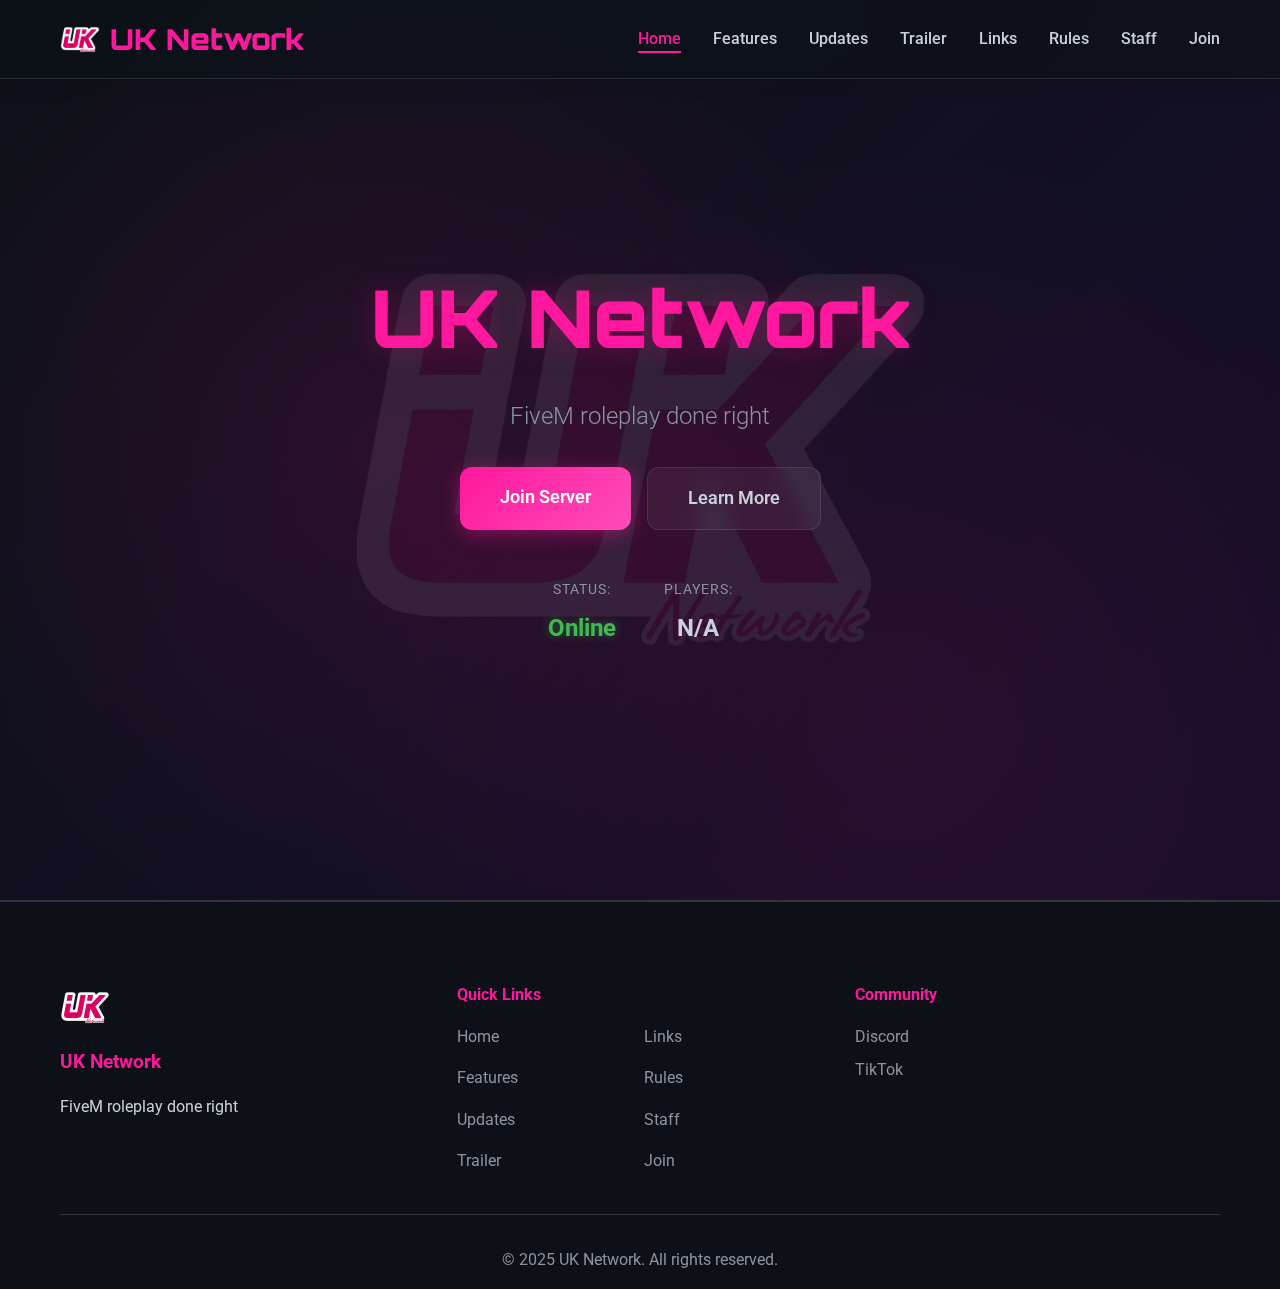
<file: index.html>
<!DOCTYPE html>
<html lang="en">
<head>
    <meta charset="UTF-8">
    <meta name="viewport" content="width=device-width, initial-scale=1.0">
    <title>Home - UK Network</title>
    <link rel="stylesheet" href="styles.css">
    <link rel="preconnect" href="https://fonts.googleapis.com">
    <link rel="preconnect" href="https://fonts.gstatic.com" crossorigin>
    <link href="https://fonts.googleapis.com/css2?family=Orbitron:wght@400;700;900&family=Roboto:wght@300;400;500;700&display=swap" rel="stylesheet">
</head>
<body class="home-page">
    <!-- Hero Background (Fixed) -->
    <div class="hero-background"></div>
    
    <!-- Navigation -->
    <nav class="navbar">
        <div class="container">
                <div class="nav-brand">
                <a href="index.html" style="text-decoration: none; display: flex; align-items: center; gap: 10px;">
                    <img src="images/logo.png" alt="UK Network Logo" class="nav-logo">
                    <h1>UK Network</h1>
                </a>
            </div>
            <ul class="nav-menu">
                <li><a href="index.html">Home</a></li>
                <li><a href="home.html#features">Features</a></li>
                <li><a href="home.html#updates">Updates</a></li>
                <li><a href="home.html#trailer">Trailer</a></li>
                <li><a href="links.html">Links</a></li>
                <li><a href="rules.html">Rules</a></li>
                <li><a href="staff.html">Staff</a></li>
                <li><a href="home.html#join">Join</a></li>
            </ul>
        </div>
    </nav>

    <!-- Hero Section -->
    <section id="home" class="hero">
        <div class="hero-overlay"></div>
        <div class="hero-content">
            <h1 class="hero-title">UK Network</h1>
            <p class="hero-subtitle">FiveM roleplay done right</p>
            <div class="hero-buttons">
                <a href="home.html#join" class="btn btn-primary">Join Server</a>
                <a href="home.html#features" class="btn btn-secondary">Learn More</a>
            </div>
            <div class="server-info">
                <div class="info-item">
                    <span class="info-label">Status:</span>
                    <span class="info-value online">Online</span>
                </div>
                <div class="info-item">
                    <span class="info-label">Players:</span>
                    <span class="info-value" id="player-count">0/128</span>
                </div>
            </div>
        </div>
    </section>

    <!-- Footer -->
    <footer class="footer">
        <div class="container">
            <div class="footer-content">
                <div class="footer-section">
                    <img src="images/logo.png" alt="UK Network Logo" class="footer-logo">
                    <h3>UK Network</h3>
                    <p>FiveM roleplay done right</p>
                </div>
                <div class="footer-section">
                    <h4>Quick Links</h4>
                    <ul>
                        <li><a href="index.html">Home</a></li>
                        <li><a href="home.html#features">Features</a></li>
                        <li><a href="home.html#updates">Updates</a></li>
                        <li><a href="home.html#trailer">Trailer</a></li>
                        <li><a href="home.html#links">Links</a></li>
                        <li><a href="rules.html">Rules</a></li>
                        <li><a href="staff.html">Staff</a></li>
                        <li><a href="home.html#join">Join</a></li>
                    </ul>
                </div>
                <div class="footer-section">
                    <h4>Community</h4>
                    <ul>
                        <li><a href="https://discord.gg/uknetwork" target="_blank" rel="noopener noreferrer">Discord</a></li>
                        <li><a href="https://www.tiktok.com/@uk.network25" target="_blank" rel="noopener noreferrer">TikTok</a></li>
                    </ul>
                </div>
            </div>
            <div class="footer-bottom">
                <p>&copy; 2025 UK Network. All rights reserved.</p>
            </div>
        </div>
    </footer>

    <script src="script.js"></script>
</body>
</html>
</file>
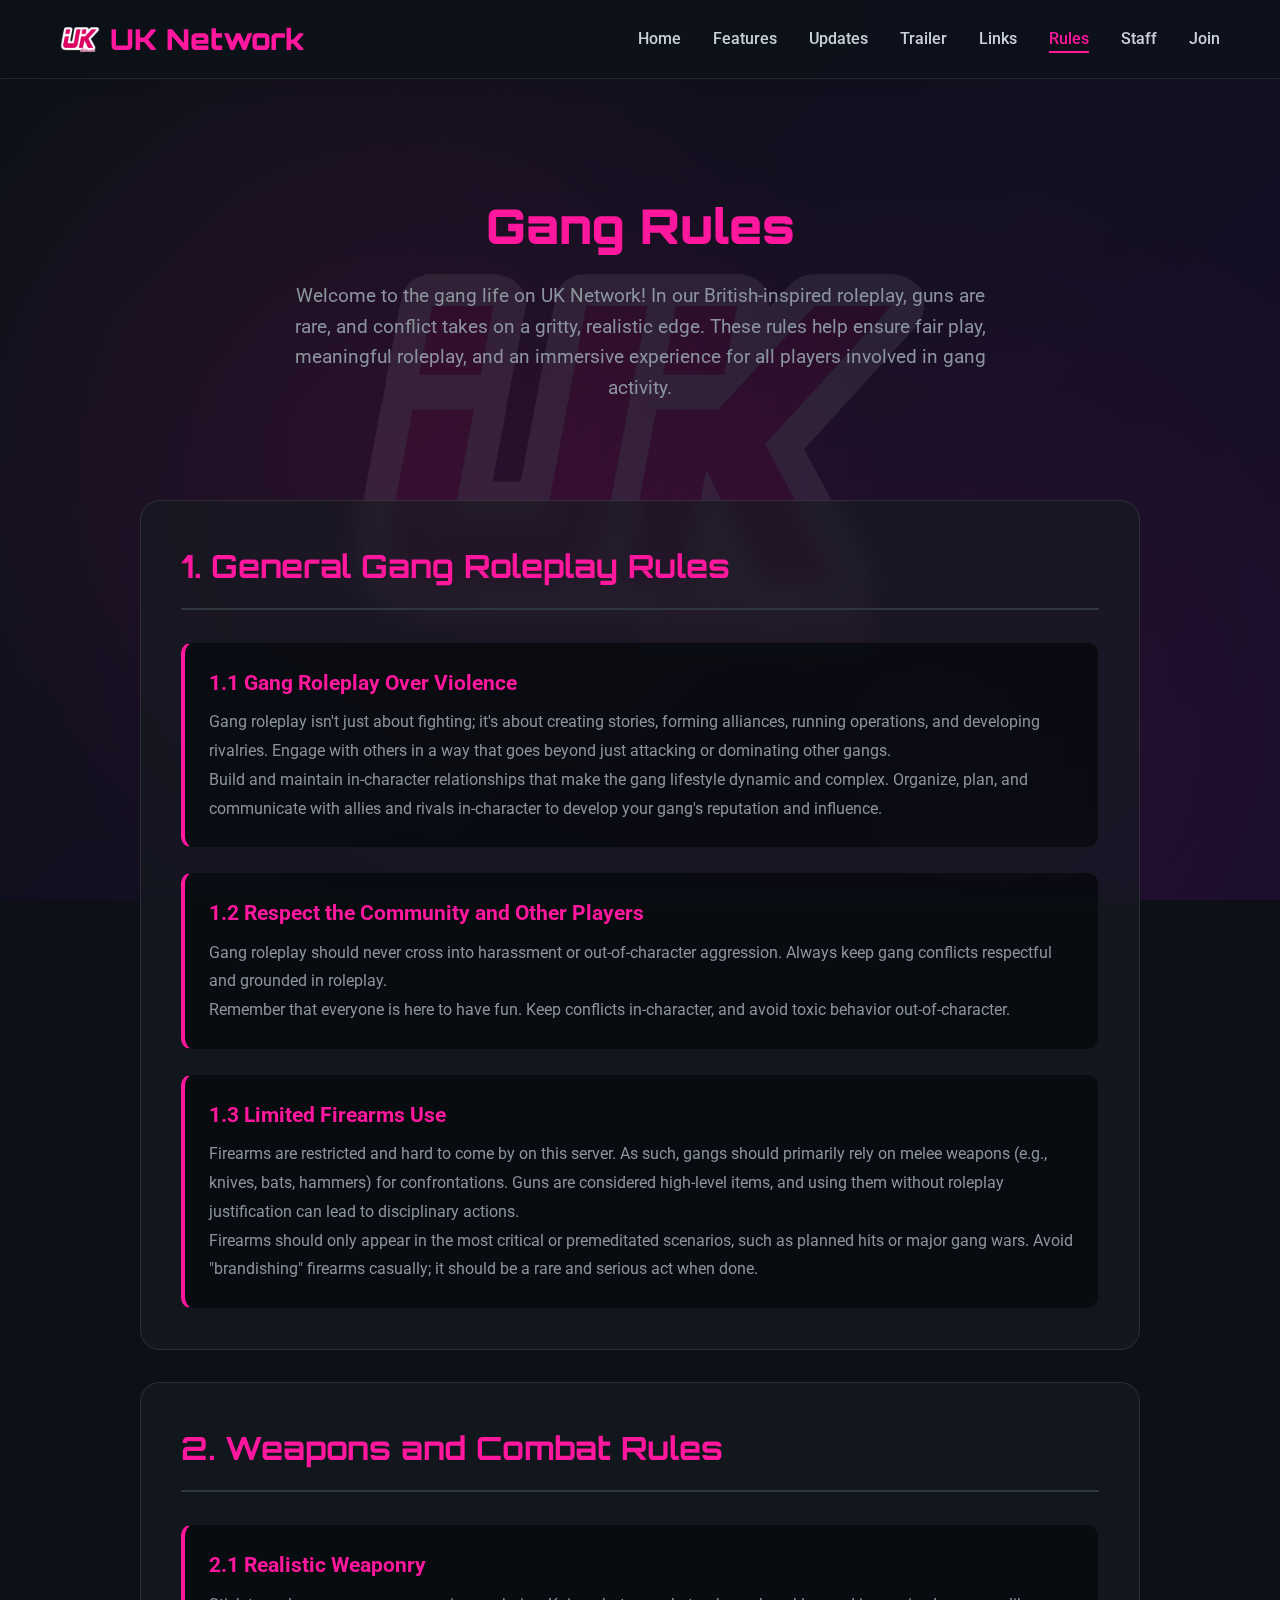
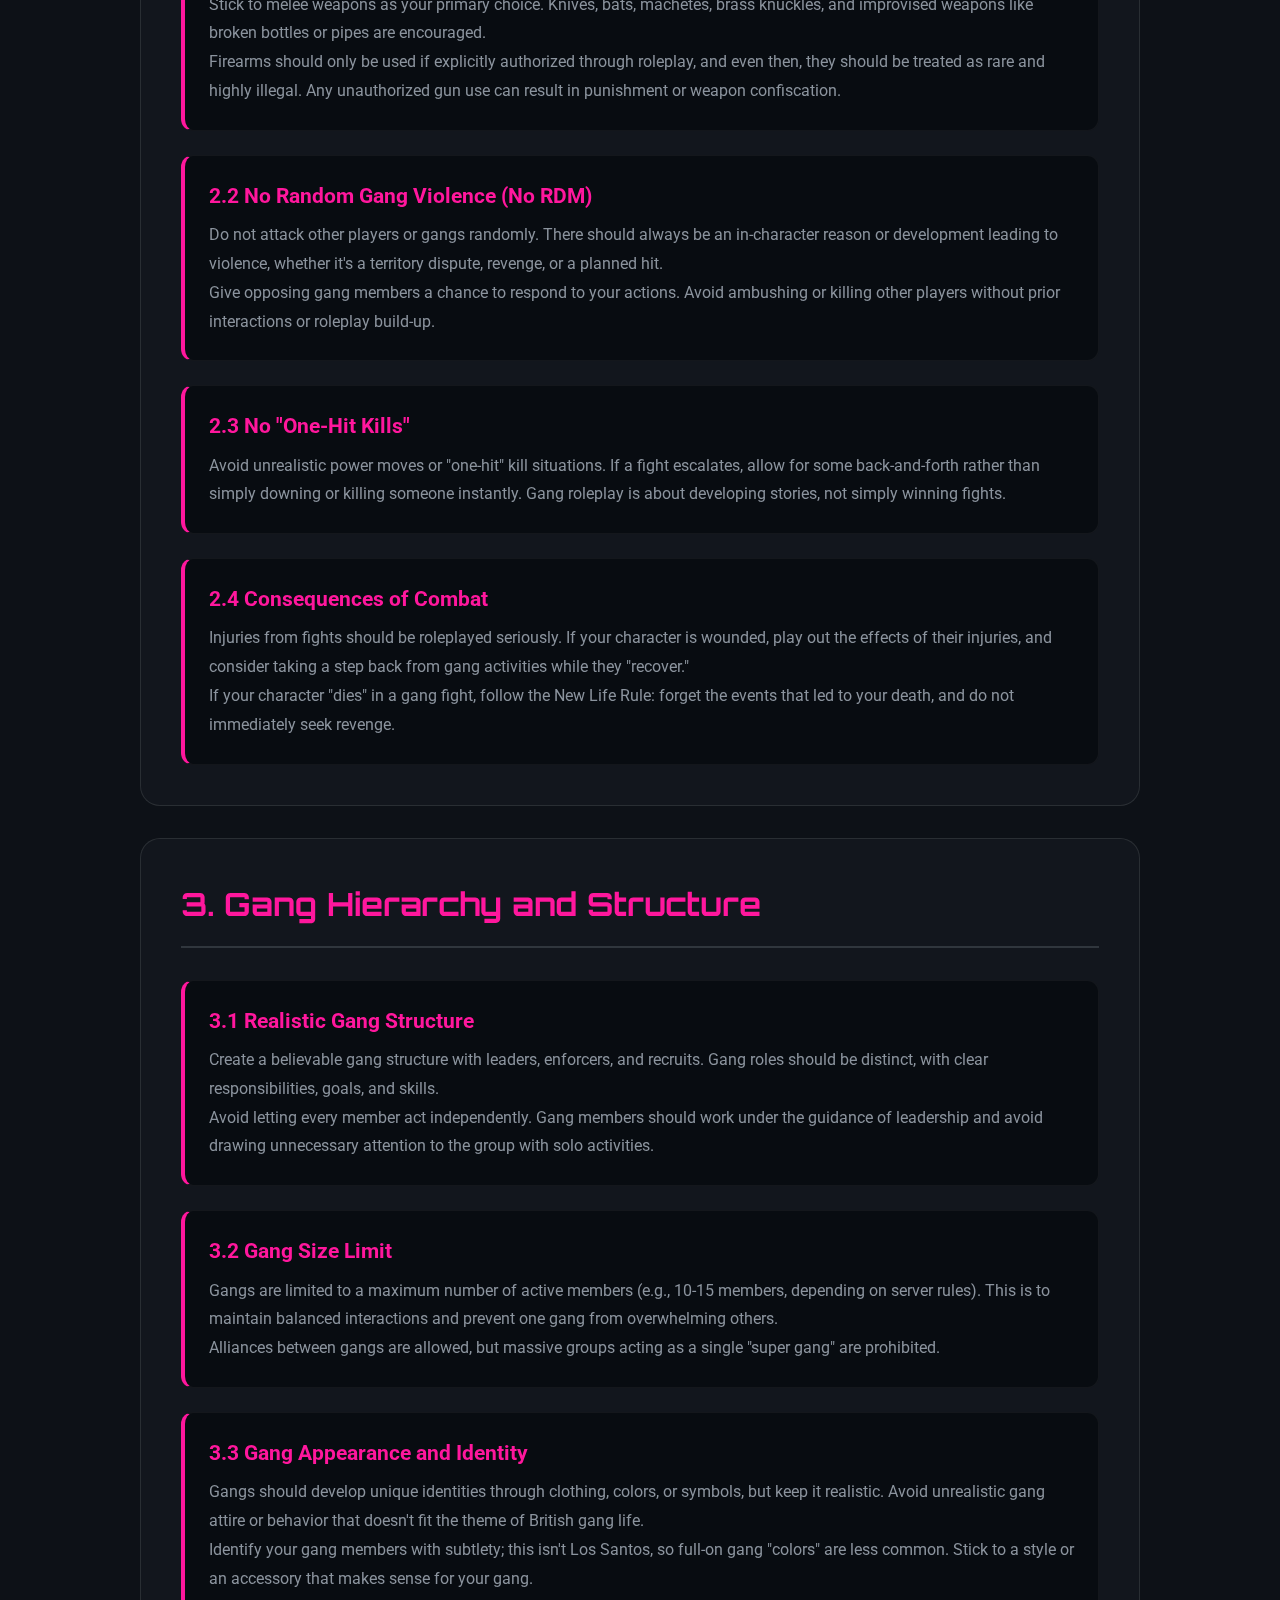
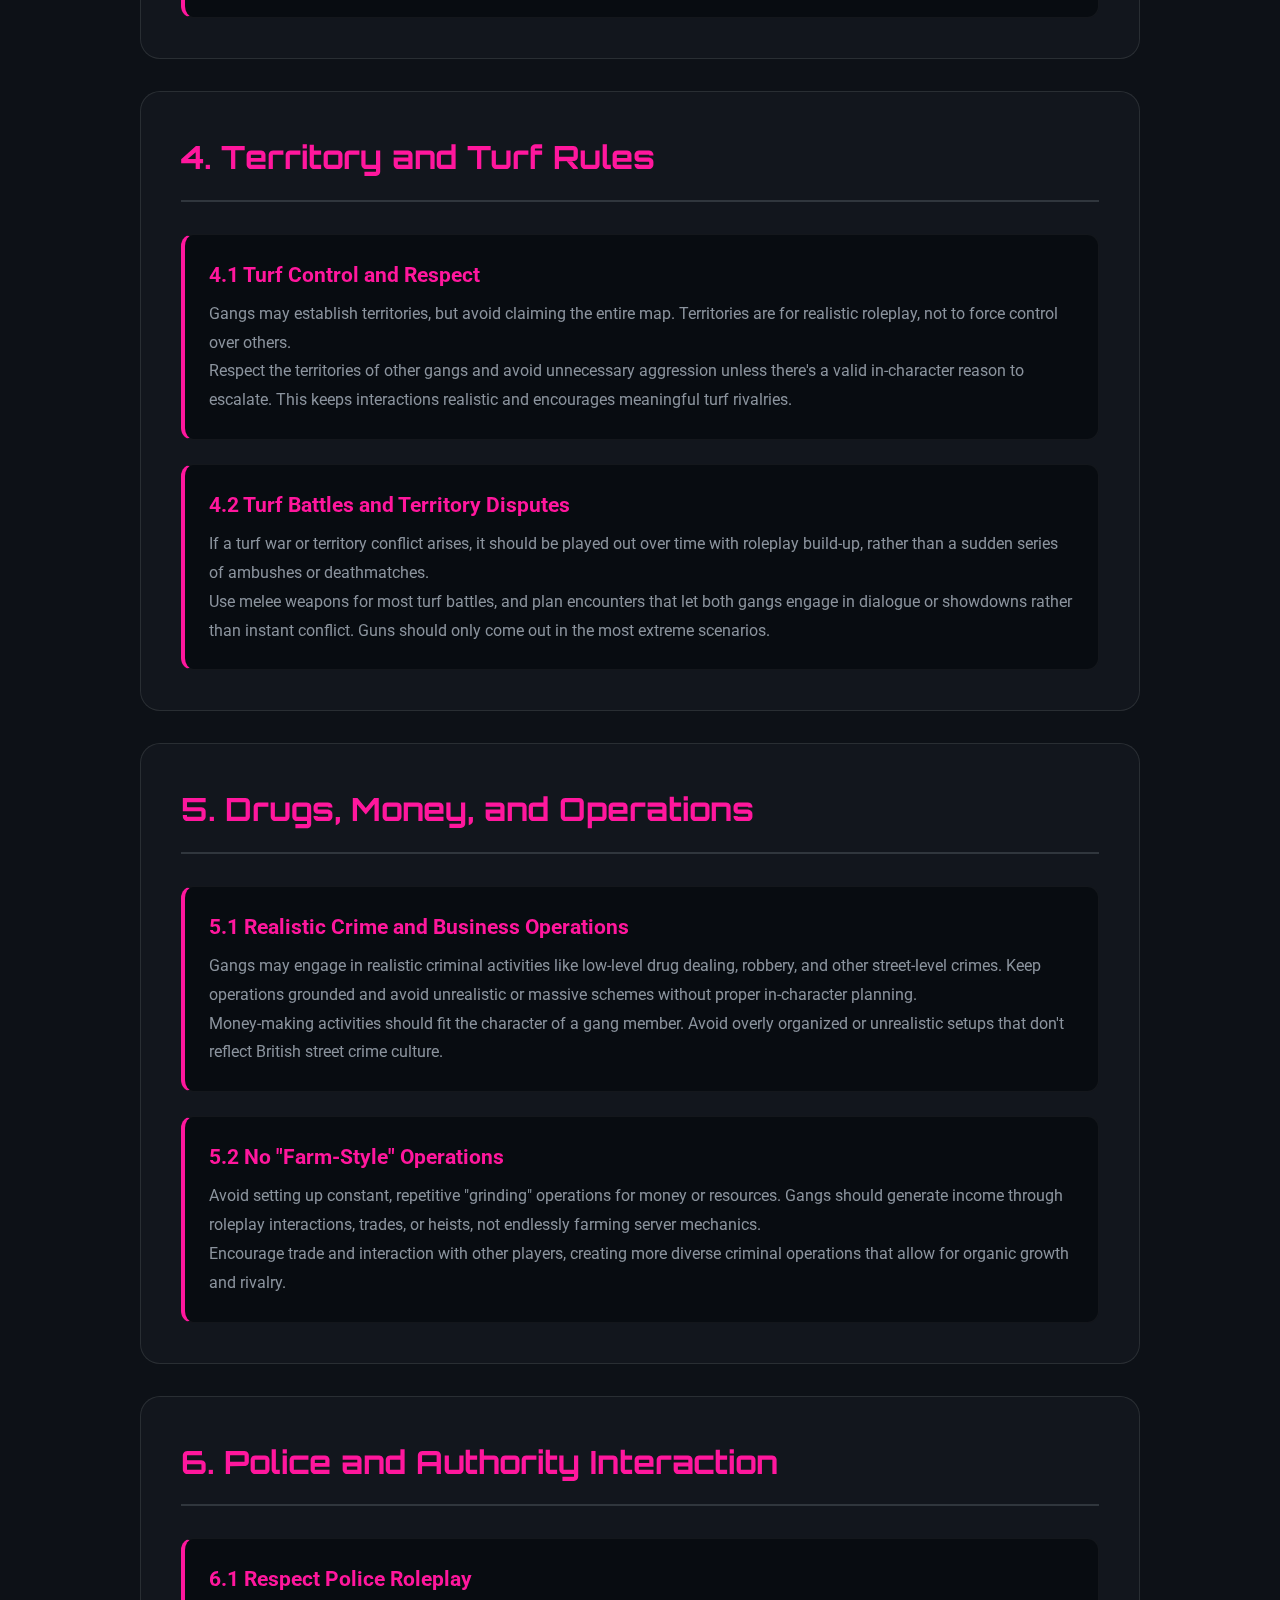
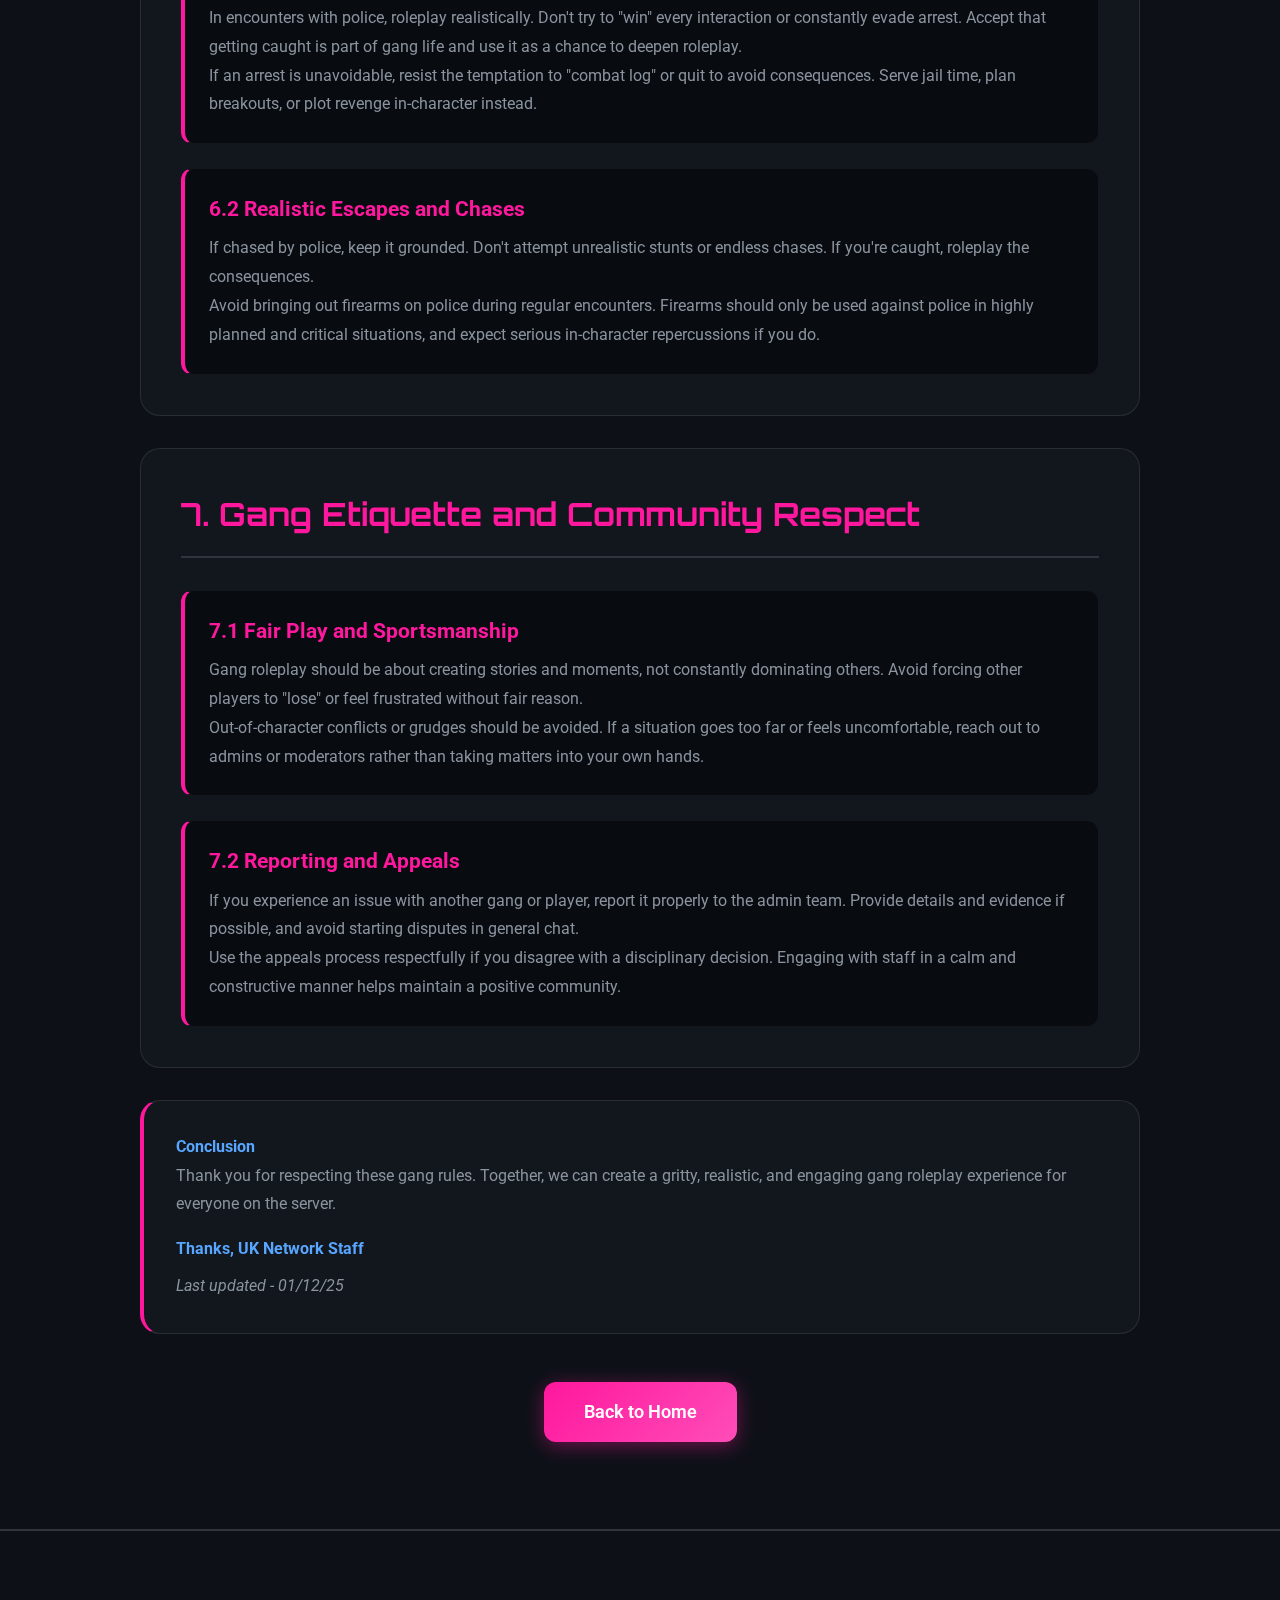
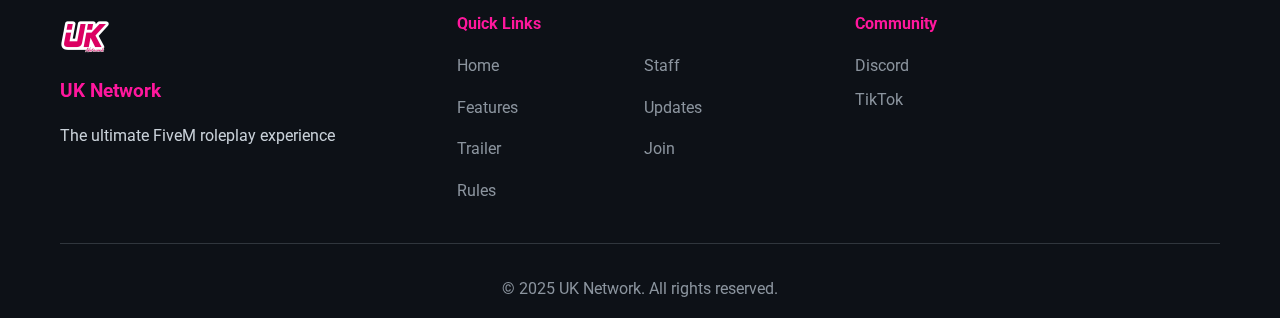
<file: gang-rules.html>
<!DOCTYPE html>
<html lang="en">
<head>
    <meta charset="UTF-8">
    <meta name="viewport" content="width=device-width, initial-scale=1.0">
    <title>Gang Rules - UK Network</title>
    <link rel="stylesheet" href="styles.css">
    <link rel="preconnect" href="https://fonts.googleapis.com">
    <link rel="preconnect" href="https://fonts.gstatic.com" crossorigin>
    <link href="https://fonts.googleapis.com/css2?family=Orbitron:wght@400;700;900&family=Roboto:wght@300;400;500;700&display=swap" rel="stylesheet">
</head>
<body>
    <!-- Hero Background (Fixed) -->
    <div class="hero-background"></div>
    
    <!-- Navigation -->
    <nav class="navbar">
        <div class="container">
            <div class="nav-brand">
                <a href="index.html" style="text-decoration: none; display: flex; align-items: center; gap: 10px;">
                    <img src="images/logo.png" alt="UK Network Logo" class="nav-logo">
                    <h1>UK Network</h1>
                </a>
            </div>
            <ul class="nav-menu">
                <li><a href="index.html">Home</a></li>
                <li><a href="home.html#features">Features</a></li>
                <li><a href="home.html#updates">Updates</a></li>
                <li><a href="home.html#trailer">Trailer</a></li>
                <li><a href="links.html">Links</a></li>
                <li><a href="rules.html">Rules</a></li>
                <li><a href="staff.html">Staff</a></li>
                <li><a href="home.html#join">Join</a></li>
            </ul>
        </div>
    </nav>

    <!-- Gang Rules Page Header -->
    <section class="rules-header">
        <div class="container">
            <h1 class="page-title">Gang Rules</h1>
            <p class="page-subtitle">Welcome to the gang life on UK Network! In our British-inspired roleplay, guns are rare, and conflict takes on a gritty, realistic edge. These rules help ensure fair play, meaningful roleplay, and an immersive experience for all players involved in gang activity.</p>
        </div>
    </section>

    <!-- Gang Rules Content -->
    <section class="rules-page-content">
        <div class="container">
            <div class="rules-page-container">
                <div class="rules-section">
                    <h2>1. General Gang Roleplay Rules</h2>
                    <div class="rules-list">
                        <div class="rule-item">
                            <h3>1.1 Gang Roleplay Over Violence</h3>
                            <p>Gang roleplay isn't just about fighting; it's about creating stories, forming alliances, running operations, and developing rivalries. Engage with others in a way that goes beyond just attacking or dominating other gangs.</p>
                            <p>Build and maintain in-character relationships that make the gang lifestyle dynamic and complex. Organize, plan, and communicate with allies and rivals in-character to develop your gang's reputation and influence.</p>
                        </div>
                        <div class="rule-item">
                            <h3>1.2 Respect the Community and Other Players</h3>
                            <p>Gang roleplay should never cross into harassment or out-of-character aggression. Always keep gang conflicts respectful and grounded in roleplay.</p>
                            <p>Remember that everyone is here to have fun. Keep conflicts in-character, and avoid toxic behavior out-of-character.</p>
                        </div>
                        <div class="rule-item">
                            <h3>1.3 Limited Firearms Use</h3>
                            <p>Firearms are restricted and hard to come by on this server. As such, gangs should primarily rely on melee weapons (e.g., knives, bats, hammers) for confrontations. Guns are considered high-level items, and using them without roleplay justification can lead to disciplinary actions.</p>
                            <p>Firearms should only appear in the most critical or premeditated scenarios, such as planned hits or major gang wars. Avoid "brandishing" firearms casually; it should be a rare and serious act when done.</p>
                        </div>
                    </div>
                </div>

                <div class="rules-section">
                    <h2>2. Weapons and Combat Rules</h2>
                    <div class="rules-list">
                        <div class="rule-item">
                            <h3>2.1 Realistic Weaponry</h3>
                            <p>Stick to melee weapons as your primary choice. Knives, bats, machetes, brass knuckles, and improvised weapons like broken bottles or pipes are encouraged.</p>
                            <p>Firearms should only be used if explicitly authorized through roleplay, and even then, they should be treated as rare and highly illegal. Any unauthorized gun use can result in punishment or weapon confiscation.</p>
                        </div>
                        <div class="rule-item">
                            <h3>2.2 No Random Gang Violence (No RDM)</h3>
                            <p>Do not attack other players or gangs randomly. There should always be an in-character reason or development leading to violence, whether it's a territory dispute, revenge, or a planned hit.</p>
                            <p>Give opposing gang members a chance to respond to your actions. Avoid ambushing or killing other players without prior interactions or roleplay build-up.</p>
                        </div>
                        <div class="rule-item">
                            <h3>2.3 No "One-Hit Kills"</h3>
                            <p>Avoid unrealistic power moves or "one-hit" kill situations. If a fight escalates, allow for some back-and-forth rather than simply downing or killing someone instantly. Gang roleplay is about developing stories, not simply winning fights.</p>
                        </div>
                        <div class="rule-item">
                            <h3>2.4 Consequences of Combat</h3>
                            <p>Injuries from fights should be roleplayed seriously. If your character is wounded, play out the effects of their injuries, and consider taking a step back from gang activities while they "recover."</p>
                            <p>If your character "dies" in a gang fight, follow the New Life Rule: forget the events that led to your death, and do not immediately seek revenge.</p>
                        </div>
                    </div>
                </div>

                <div class="rules-section">
                    <h2>3. Gang Hierarchy and Structure</h2>
                    <div class="rules-list">
                        <div class="rule-item">
                            <h3>3.1 Realistic Gang Structure</h3>
                            <p>Create a believable gang structure with leaders, enforcers, and recruits. Gang roles should be distinct, with clear responsibilities, goals, and skills.</p>
                            <p>Avoid letting every member act independently. Gang members should work under the guidance of leadership and avoid drawing unnecessary attention to the group with solo activities.</p>
                        </div>
                        <div class="rule-item">
                            <h3>3.2 Gang Size Limit</h3>
                            <p>Gangs are limited to a maximum number of active members (e.g., 10-15 members, depending on server rules). This is to maintain balanced interactions and prevent one gang from overwhelming others.</p>
                            <p>Alliances between gangs are allowed, but massive groups acting as a single "super gang" are prohibited.</p>
                        </div>
                        <div class="rule-item">
                            <h3>3.3 Gang Appearance and Identity</h3>
                            <p>Gangs should develop unique identities through clothing, colors, or symbols, but keep it realistic. Avoid unrealistic gang attire or behavior that doesn't fit the theme of British gang life.</p>
                            <p>Identify your gang members with subtlety; this isn't Los Santos, so full-on gang "colors" are less common. Stick to a style or an accessory that makes sense for your gang.</p>
                        </div>
                    </div>
                </div>

                <div class="rules-section">
                    <h2>4. Territory and Turf Rules</h2>
                    <div class="rules-list">
                        <div class="rule-item">
                            <h3>4.1 Turf Control and Respect</h3>
                            <p>Gangs may establish territories, but avoid claiming the entire map. Territories are for realistic roleplay, not to force control over others.</p>
                            <p>Respect the territories of other gangs and avoid unnecessary aggression unless there's a valid in-character reason to escalate. This keeps interactions realistic and encourages meaningful turf rivalries.</p>
                        </div>
                        <div class="rule-item">
                            <h3>4.2 Turf Battles and Territory Disputes</h3>
                            <p>If a turf war or territory conflict arises, it should be played out over time with roleplay build-up, rather than a sudden series of ambushes or deathmatches.</p>
                            <p>Use melee weapons for most turf battles, and plan encounters that let both gangs engage in dialogue or showdowns rather than instant conflict. Guns should only come out in the most extreme scenarios.</p>
                        </div>
                    </div>
                </div>

                <div class="rules-section">
                    <h2>5. Drugs, Money, and Operations</h2>
                    <div class="rules-list">
                        <div class="rule-item">
                            <h3>5.1 Realistic Crime and Business Operations</h3>
                            <p>Gangs may engage in realistic criminal activities like low-level drug dealing, robbery, and other street-level crimes. Keep operations grounded and avoid unrealistic or massive schemes without proper in-character planning.</p>
                            <p>Money-making activities should fit the character of a gang member. Avoid overly organized or unrealistic setups that don't reflect British street crime culture.</p>
                        </div>
                        <div class="rule-item">
                            <h3>5.2 No "Farm-Style" Operations</h3>
                            <p>Avoid setting up constant, repetitive "grinding" operations for money or resources. Gangs should generate income through roleplay interactions, trades, or heists, not endlessly farming server mechanics.</p>
                            <p>Encourage trade and interaction with other players, creating more diverse criminal operations that allow for organic growth and rivalry.</p>
                        </div>
                    </div>
                </div>

                <div class="rules-section">
                    <h2>6. Police and Authority Interaction</h2>
                    <div class="rules-list">
                        <div class="rule-item">
                            <h3>6.1 Respect Police Roleplay</h3>
                            <p>In encounters with police, roleplay realistically. Don't try to "win" every interaction or constantly evade arrest. Accept that getting caught is part of gang life and use it as a chance to deepen roleplay.</p>
                            <p>If an arrest is unavoidable, resist the temptation to "combat log" or quit to avoid consequences. Serve jail time, plan breakouts, or plot revenge in-character instead.</p>
                        </div>
                        <div class="rule-item">
                            <h3>6.2 Realistic Escapes and Chases</h3>
                            <p>If chased by police, keep it grounded. Don't attempt unrealistic stunts or endless chases. If you're caught, roleplay the consequences.</p>
                            <p>Avoid bringing out firearms on police during regular encounters. Firearms should only be used against police in highly planned and critical situations, and expect serious in-character repercussions if you do.</p>
                        </div>
                    </div>
                </div>

                <div class="rules-section">
                    <h2>7. Gang Etiquette and Community Respect</h2>
                    <div class="rules-list">
                        <div class="rule-item">
                            <h3>7.1 Fair Play and Sportsmanship</h3>
                            <p>Gang roleplay should be about creating stories and moments, not constantly dominating others. Avoid forcing other players to "lose" or feel frustrated without fair reason.</p>
                            <p>Out-of-character conflicts or grudges should be avoided. If a situation goes too far or feels uncomfortable, reach out to admins or moderators rather than taking matters into your own hands.</p>
                        </div>
                        <div class="rule-item">
                            <h3>7.2 Reporting and Appeals</h3>
                            <p>If you experience an issue with another gang or player, report it properly to the admin team. Provide details and evidence if possible, and avoid starting disputes in general chat.</p>
                            <p>Use the appeals process respectfully if you disagree with a disciplinary decision. Engaging with staff in a calm and constructive manner helps maintain a positive community.</p>
                        </div>
                    </div>
                </div>

                <!-- Conclusion -->
                <div class="rules-note">
                    <p><strong>Conclusion</strong></p>
                    <p>Thank you for respecting these gang rules. Together, we can create a gritty, realistic, and engaging gang roleplay experience for everyone on the server.</p>
                    <p style="margin-top: 1rem;"><strong>Thanks, UK Network Staff</strong></p>
                    <p style="margin-top: 0.5rem;"><em>Last updated - 01/12/25</em></p>
                </div>

                <!-- Back Button -->
                <div class="rules-actions">
                    <a href="index.html#rules" class="btn btn-primary">Back to Home</a>
                </div>
            </div>
        </div>
    </section>

    <!-- Footer -->
    <footer class="footer">
        <div class="container">
            <div class="footer-content">
                <div class="footer-section">
                    <img src="images/logo.png" alt="UK Network Logo" class="footer-logo">
                    <h3>UK Network</h3>
                    <p>The ultimate FiveM roleplay experience</p>
                </div>
                <div class="footer-section">
                    <h4>Quick Links</h4>
                    <ul>
                        <li><a href="index.html#home">Home</a></li>
                        <li><a href="index.html#features">Features</a></li>
                        <li><a href="home.html#trailer">Trailer</a></li>
                        <li><a href="rules.html">Rules</a></li>
                        <li><a href="index.html#staff">Staff</a></li>
                        <li><a href="index.html#updates">Updates</a></li>
                        <li><a href="index.html#join">Join</a></li>
                    </ul>
                </div>
                <div class="footer-section">
                    <h4>Community</h4>
                    <ul>
                        <li><a href="https://discord.gg/uknetwork" target="_blank" rel="noopener noreferrer">Discord</a></li>
                        <li><a href="https://www.tiktok.com/@uk.network25" target="_blank" rel="noopener noreferrer">TikTok</a></li>
                    </ul>
                </div>
            </div>
            <div class="footer-bottom">
                <p>&copy; 2025 UK Network. All rights reserved.</p>
            </div>
        </div>
    </footer>

    <script src="script.js"></script>
</body>
</html>
</file>
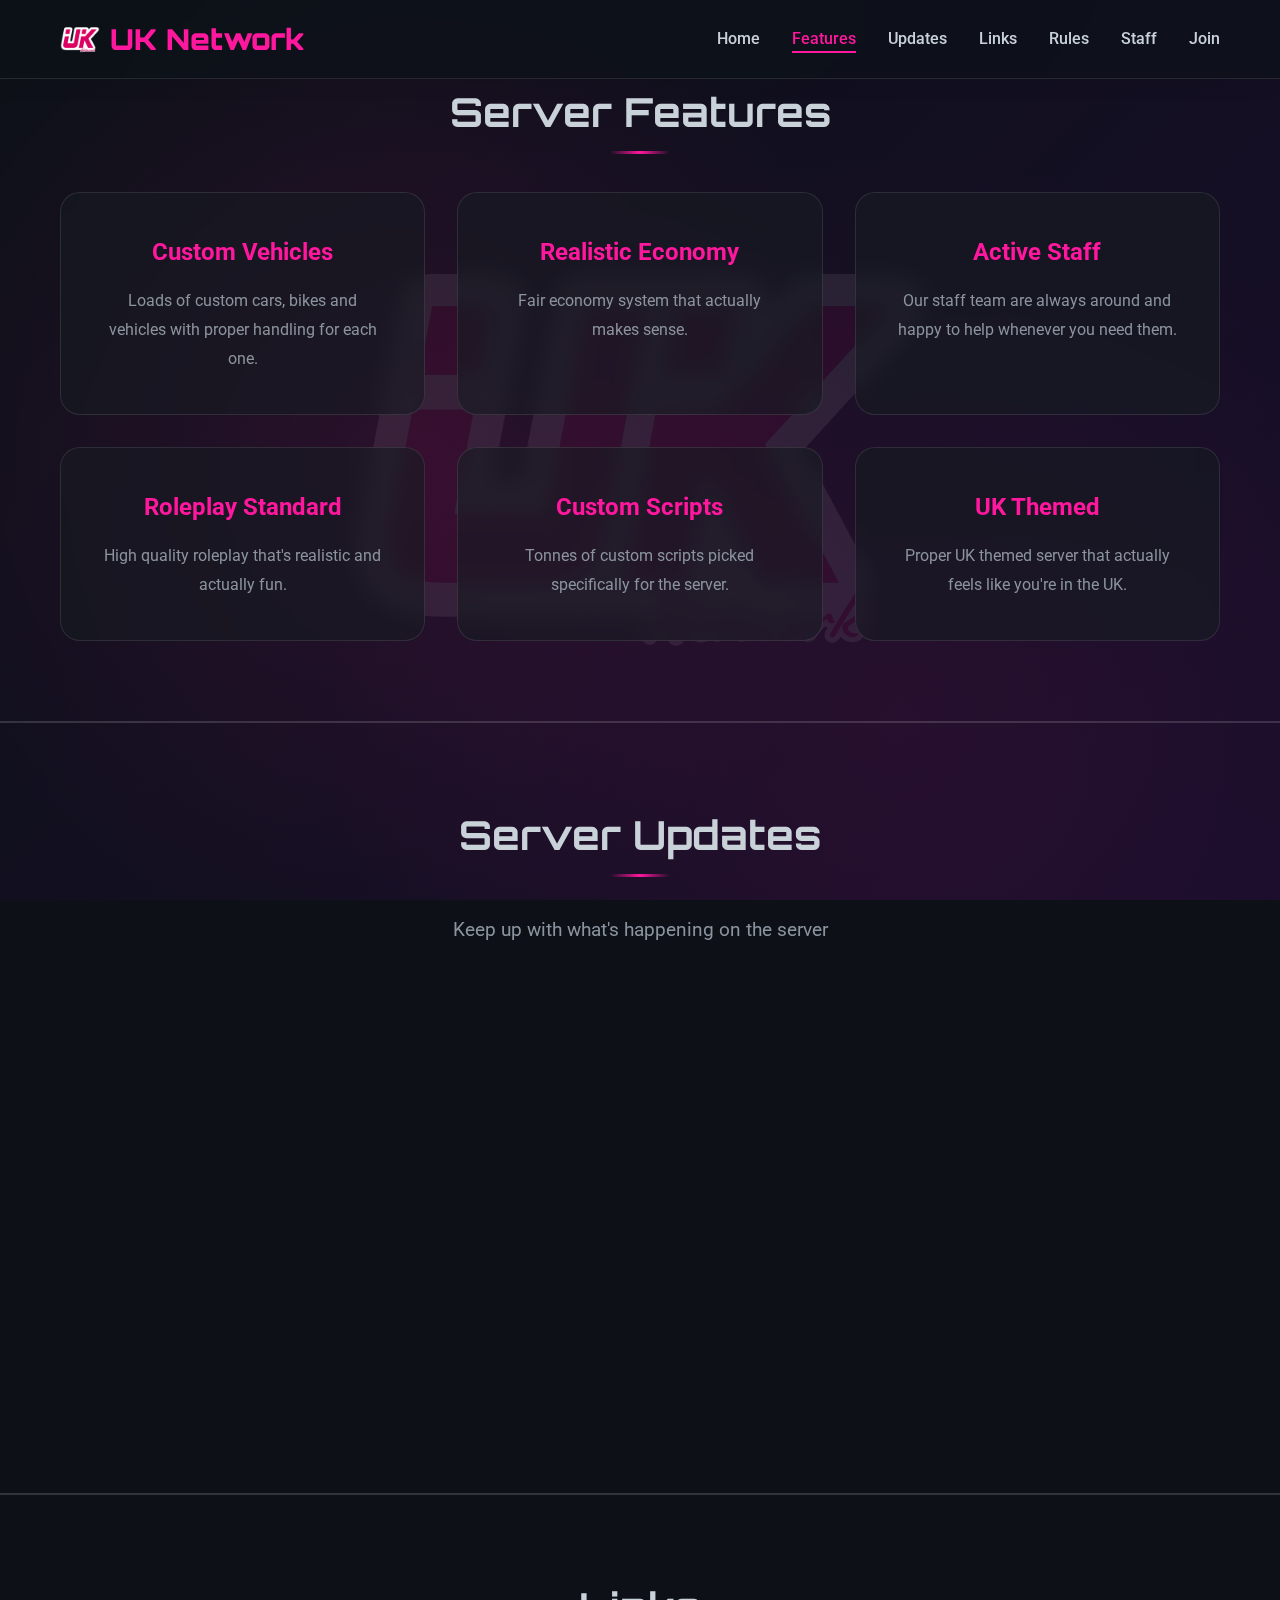
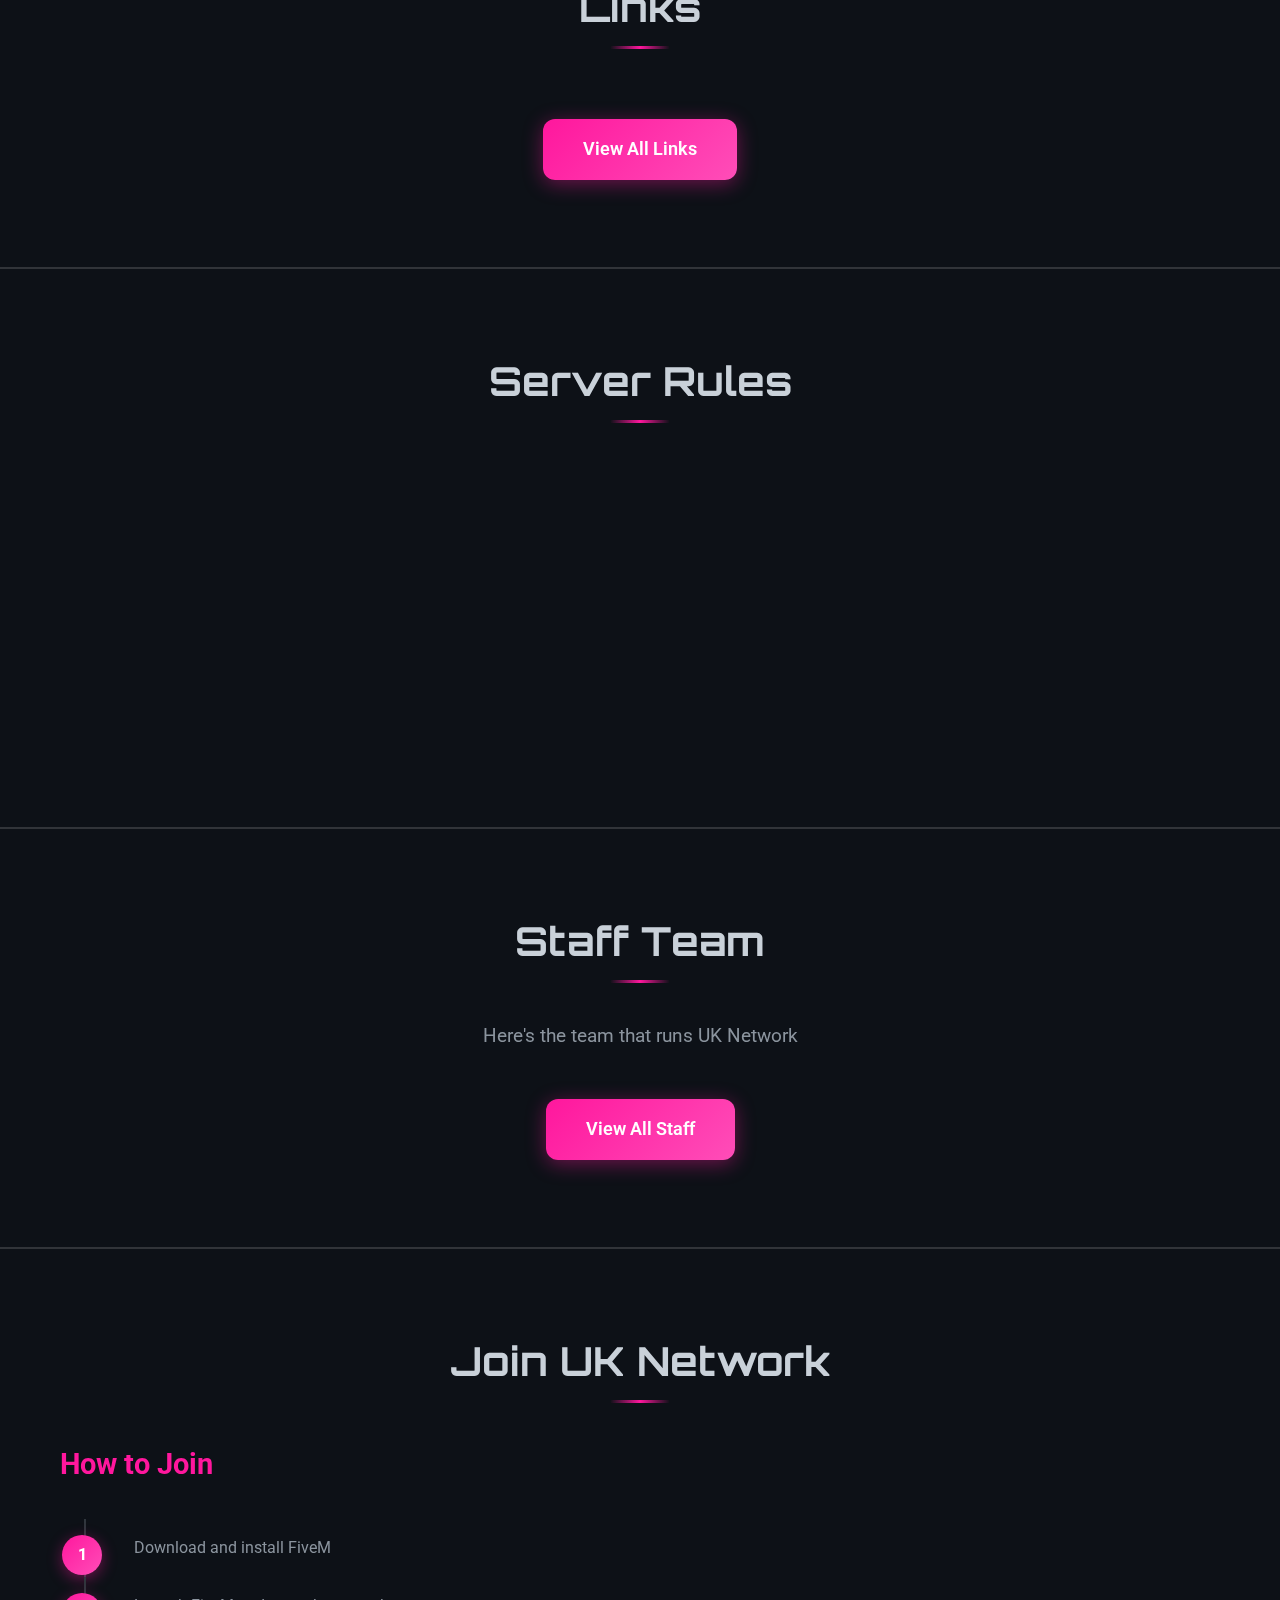
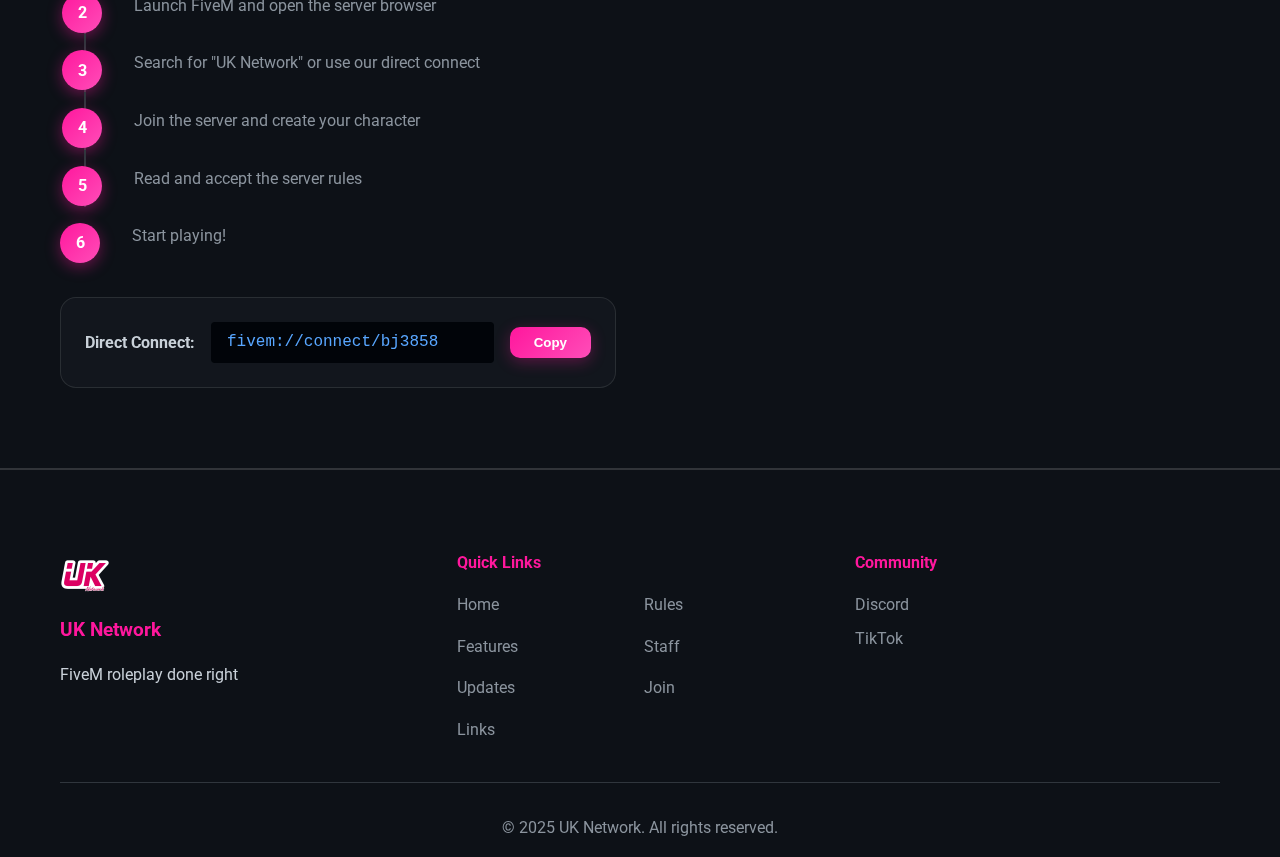
<file: home.html>
<!DOCTYPE html>
<html lang="en">
<head>
    <meta charset="UTF-8">
    <meta name="viewport" content="width=device-width, initial-scale=1.0">
    <title>UK Network - FiveM Server</title>
    <link rel="stylesheet" href="styles.css">
    <link rel="preconnect" href="https://fonts.googleapis.com">
    <link rel="preconnect" href="https://fonts.gstatic.com" crossorigin>
    <link href="https://fonts.googleapis.com/css2?family=Orbitron:wght@400;700;900&family=Roboto:wght@300;400;500;700&display=swap" rel="stylesheet">
</head>
<body>
    <!-- Hero Background (Fixed) -->
    <div class="hero-background"></div>
    
    <!-- Navigation -->
    <nav class="navbar">
        <div class="container">
            <div class="nav-brand">
                <a href="index.html" style="text-decoration: none; display: flex; align-items: center; gap: 10px;">
                    <img src="images/logo.png" alt="UK Network Logo" class="nav-logo">
                    <h1>UK Network</h1>
                </a>
            </div>
            <ul class="nav-menu">
                <li><a href="index.html">Home</a></li>
                <li><a href="#features">Features</a></li>
                <li><a href="#updates">Updates</a></li>
                <li><a href="#links">Links</a></li>
                <li><a href="#rules">Rules</a></li>
                <li><a href="#staff">Staff</a></li>
                <li><a href="#join">Join</a></li>
            </ul>
        </div>
    </nav>

    <!-- Features Section -->
    <section id="features" class="features">
        <div class="container">
            <h2 class="section-title">Server Features</h2>
            <div class="features-grid">
                <div class="feature-card">
                    <h3>Custom Vehicles</h3>
                    <p>Loads of custom cars, bikes and vehicles with proper handling for each one.</p>
                </div>
                <div class="feature-card">
                    <h3>Realistic Economy</h3>
                    <p>Fair economy system that actually makes sense.</p>
                </div>
                <div class="feature-card">
                    <h3>Active Staff</h3>
                    <p>Our staff team are always around and happy to help whenever you need them.</p>
                </div>
                <div class="feature-card">
                    <h3>Roleplay Standard</h3>
                    <p>High quality roleplay that's realistic and actually fun.</p>
                </div>
                <div class="feature-card">
                    <h3>Custom Scripts</h3>
                    <p>Tonnes of custom scripts picked specifically for the server.</p>
                </div>
                <div class="feature-card">
                    <h3>UK Themed</h3>
                    <p>Proper UK themed server that actually feels like you're in the UK.</p>
                </div>
            </div>
        </div>
    </section>

    <!-- Updates Section -->
    <section id="updates" class="updates">
        <div class="container">
            <h2 class="section-title">Server Updates</h2>
            <p class="updates-intro">Keep up with what's happening on the server</p>
            <div class="updates-container">
                <div class="update-card">
                    <h3>🎉 Server Launch</h3>
                    <p>The server launched on the 30th of October and this was the start of the server and all the joy that would come with it.</p>
                </div>
                <div class="update-card">
                    <h3>🎄 Christmas</h3>
                    <p>We dropped a new update on the 1st of December this contained all of our new Christmas stuff from Advent Calenders to new clothes to even decorations around the server!  </p>
                </div>
                <!-- Example update structure:
                <div class="update-card">
                    <div class="update-date">January 15, 2024</div>
                    <h3>Update Title</h3>
                    <p>Update description and details...</p>
                </div>
                -->
            </div>
        </div>
    </section>

    <!-- Links Section -->
    <section id="links" class="links">
        <div class="container">
            <h2 class="section-title">Links</h2>
            <div style="text-align: center; margin-top: 2rem;">
                <a href="links.html" class="btn btn-primary">View All Links</a>
            </div>
        </div>
    </section>

    <!-- Rules Section -->
    <section id="rules" class="rules">
        <div class="container">
            <h2 class="section-title">Server Rules</h2>
            <div class="rules-content">
                <div class="rule-link-card">
                    <h3>Server Rules</h3>
                    <p>Read the complete server rules and guidelines</p>
                    <a href="rules.html" class="btn btn-primary">View Server Rules</a>
                </div>
                <div class="rule-link-card">
                    <h3>Gang Rules</h3>
                    <p>Read the gang-specific rules and regulations</p>
                    <a href="gang-rules.html" class="btn btn-primary">View Gang Rules</a>
                </div>
            </div>
        </div>
    </section>

    <!-- Staff Team Section -->
    <section id="staff" class="staff">
        <div class="container">
            <h2 class="section-title">Staff Team</h2>
            <p class="staff-intro">Here's the team that runs UK Network</p>
            <div style="text-align: center; margin-top: 2rem;">
                <a href="staff.html" class="btn btn-primary">View All Staff</a>
            </div>
        </div>
    </section>

    <!-- Join Section -->
    <section id="join" class="join">
        <div class="container">
            <h2 class="section-title">Join UK Network</h2>
            <div class="join-content">
                <div class="join-info">
                    <h3>How to Join</h3>
                    <ol class="join-steps">
                        <li>Download and install FiveM</li>
                        <li>Launch FiveM and open the server browser</li>
                        <li>Search for "UK Network" or use our direct connect</li>
                        <li>Join the server and create your character</li>
                        <li>Read and accept the server rules</li>
                        <li>Start playing!</li>
                    </ol>
                    <div class="connection-info">
                        <div class="connection-item">
                            <strong>Direct Connect:</strong>
                            <code id="server-ip">fivem://connect/bj3858</code>
                            <button class="copy-btn" onclick="copyToClipboard('fivem://connect/bj3858', this)">Copy</button>
                        </div>
                    </div>
                </div>
                <div class="join-media">
                    <div class="discord-widget">
                        <h3>Join Our Discord</h3>
                        <p>Jump in Discord for updates, chat with players and get involved with the community.</p>
                        <a href="https://discord.gg/uknetwork" target="_blank" rel="noopener noreferrer" class="btn btn-discord">Join Discord</a>
                    </div>
                </div>
            </div>
        </div>
    </section>

    <!-- Footer -->
    <footer class="footer">
        <div class="container">
            <div class="footer-content">
                <div class="footer-section">
                    <img src="images/logo.png" alt="UK Network Logo" class="footer-logo">
                    <h3>UK Network</h3>
                    <p>FiveM roleplay done right</p>
                </div>
                <div class="footer-section">
                    <h4>Quick Links</h4>
                    <ul>
                        <li><a href="index.html">Home</a></li>
                        <li><a href="#features">Features</a></li>
                        <li><a href="#updates">Updates</a></li>
                        <li><a href="#links">Links</a></li>
                        <li><a href="#rules">Rules</a></li>
                        <li><a href="#staff">Staff</a></li>
                        <li><a href="#join">Join</a></li>
                    </ul>
                </div>
                <div class="footer-section">
                    <h4>Community</h4>
                    <ul>
                        <li><a href="https://discord.gg/uknetwork" target="_blank" rel="noopener noreferrer">Discord</a></li>
                        <li><a href="https://www.tiktok.com/@uk.network25" target="_blank" rel="noopener noreferrer">TikTok</a></li>
                    </ul>
                </div>
            </div>
            <div class="footer-bottom">
                <p>&copy; 2025 UK Network. All rights reserved.</p>
            </div>
        </div>
    </footer>

    <script src="script.js"></script>
</body>
</html>
</file>
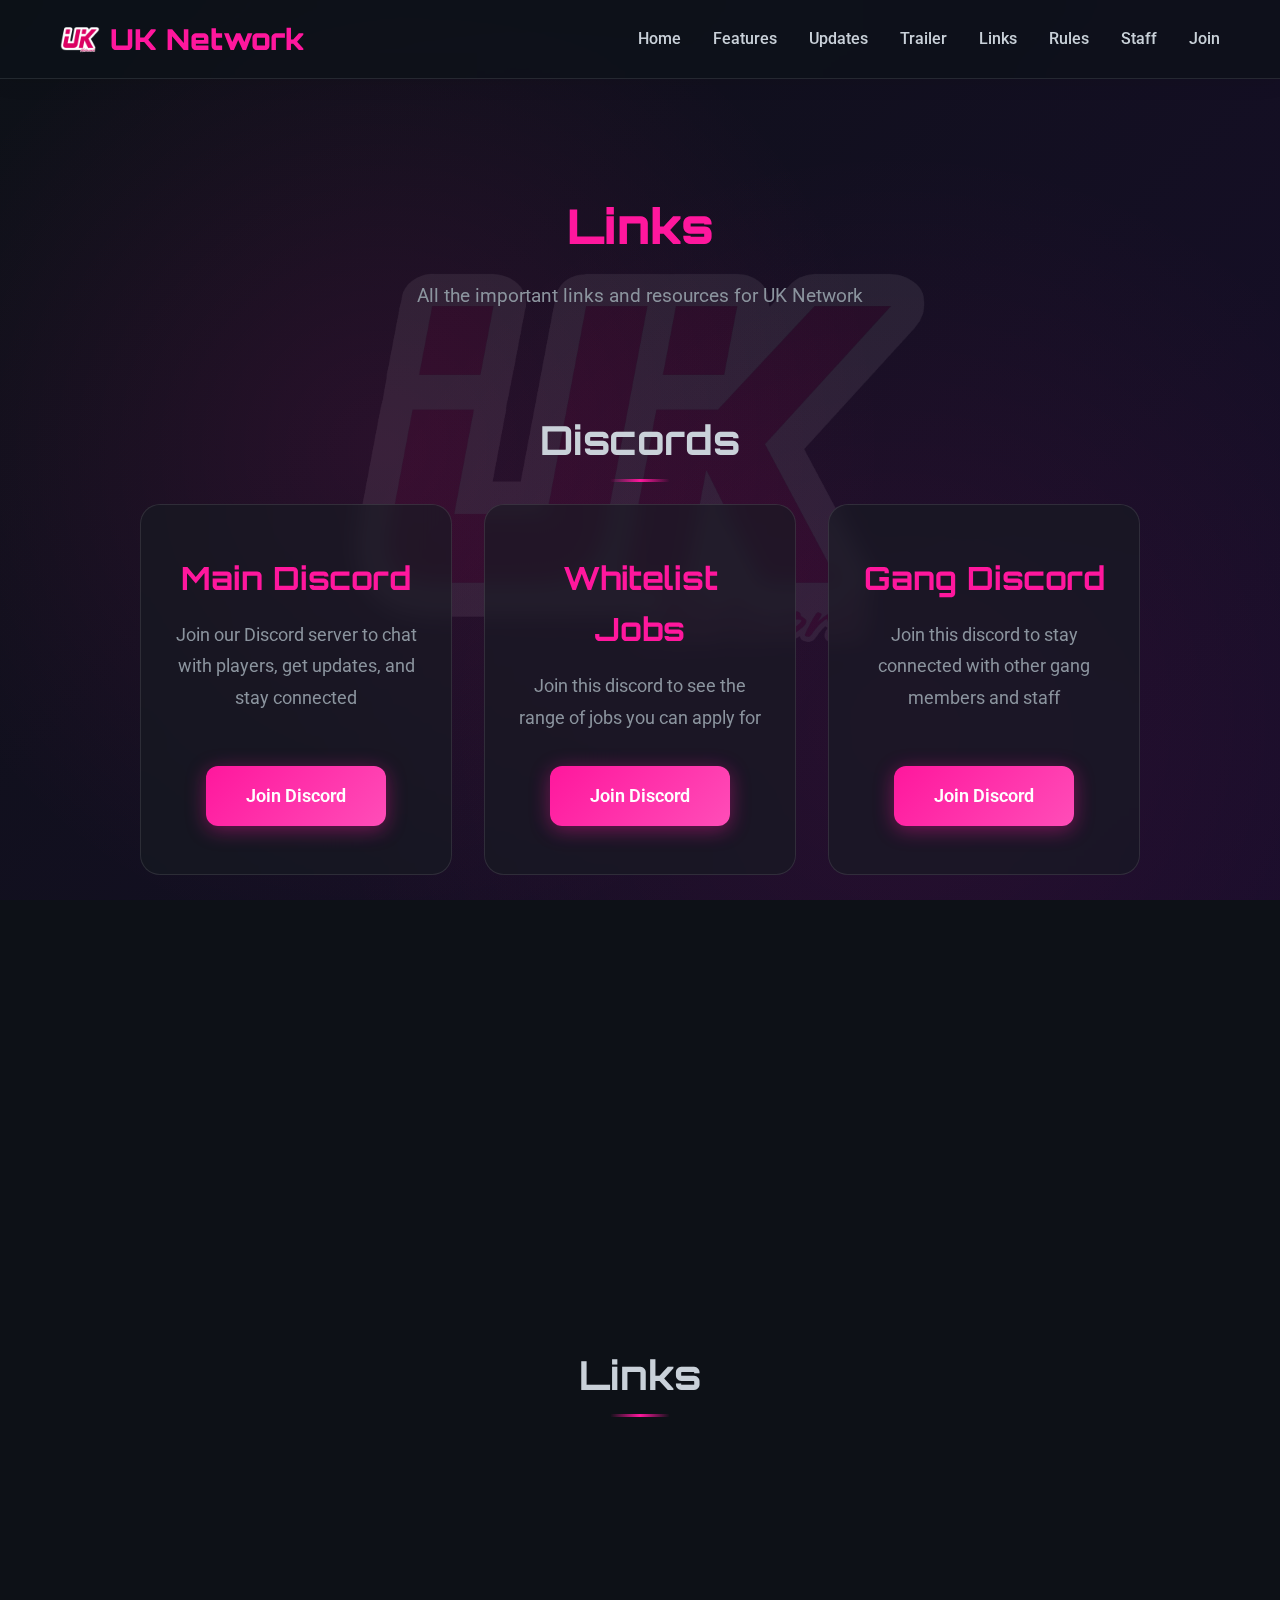
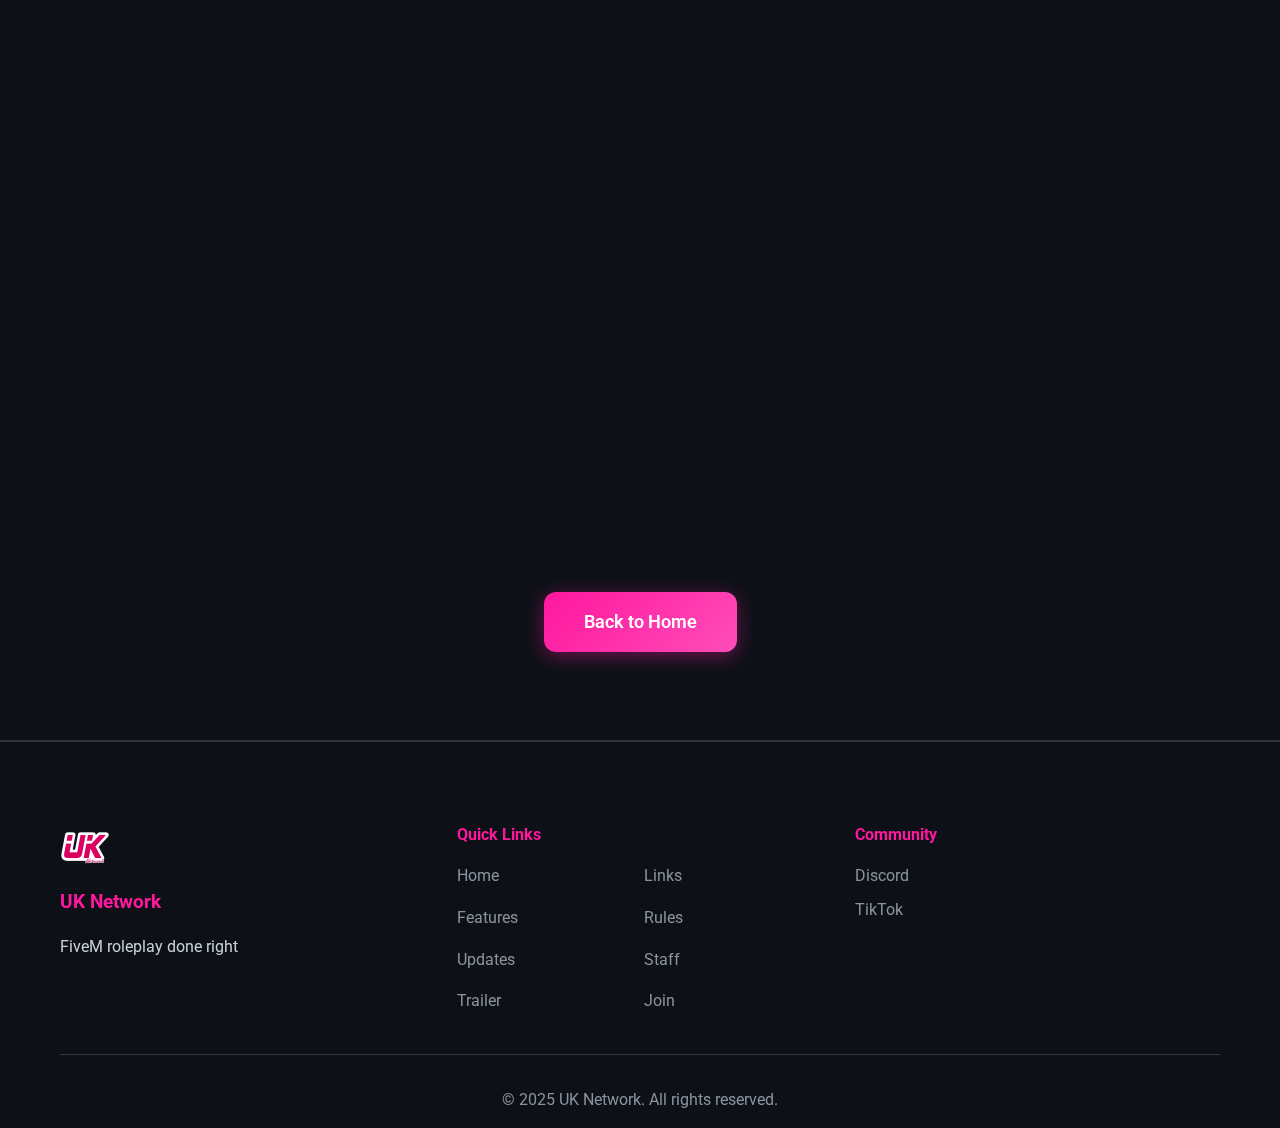
<file: links.html>
<!DOCTYPE html>
<html lang="en">
<head>
    <meta charset="UTF-8">
    <meta name="viewport" content="width=device-width, initial-scale=1.0">
    <link rel="icon" type="image/png" href="images/logo.png">
    <title>Links - UK Network</title>
    <link rel="stylesheet" href="styles.css">
    <link rel="preconnect" href="https://fonts.googleapis.com">
    <link rel="preconnect" href="https://fonts.gstatic.com" crossorigin>
    <link href="https://fonts.googleapis.com/css2?family=Orbitron:wght@400;700;900&family=Roboto:wght@300;400;500;700&display=swap" rel="stylesheet">
</head>
<body>
    <!-- Hero Background (Fixed) -->
    <div class="hero-background"></div>
    
    <!-- Navigation -->
    <nav class="navbar">
        <div class="container">
            <div class="nav-brand">
                <a href="index.html" style="text-decoration: none; display: flex; align-items: center; gap: 10px;">
                    <img src="images/logo.png" alt="UK Network Logo" class="nav-logo">
                    <h1>UK Network</h1>
                </a>
            </div>
            <ul class="nav-menu">
                <li><a href="index.html">Home</a></li>
                <li><a href="home.html#features">Features</a></li>
                <li><a href="home.html#updates">Updates</a></li>
                <li><a href="home.html#trailer">Trailer</a></li>
                <li><a href="links.html">Links</a></li>
                <li><a href="rules.html">Rules</a></li>
                <li><a href="staff.html">Staff</a></li>
                <li><a href="home.html#join">Join</a></li>
            </ul>
        </div>
    </nav>

    <!-- Links Page Header -->
    <section class="rules-header">
        <div class="container">
            <h1 class="page-title">Links</h1>
            <p class="page-subtitle">All the important links and resources for UK Network</p>
        </div>
    </section>

    <!-- Links Content -->
    <section class="rules-page-content">
        <div class="container">
            <div class="rules-page-container">
                <!-- Discord Section -->
                <h2 class="section-title" style="margin-top: 0; margin-bottom: 2rem;">Discords</h2>
                <div class="links-content">
                    <div class="link-card">
                        <h3>Main Discord</h3>
                        <p>Join our Discord server to chat with players, get updates, and stay connected</p>
                        <a href="https://discord.gg/uknetwork" target="_blank" rel="noopener noreferrer" class="btn btn-primary">Join Discord</a>
                    </div>
                    <div class="link-card">
                        <h3>Imports Discord</h3>
                        <p>Join this discord to see the range of stuff you can buy</p>
                        <a href="https://discord.gg/C6qXnhQU" target="_blank" rel="noopener noreferrer" class="btn btn-primary">Join Discord</a>
                    </div>
                    <div class="link-card">
                        <h3>Whitelist Jobs</h3>
                        <p>Join this discord to see the range of jobs you can apply for</p>
                        <a href="https://discord.gg/8yx8xUDv37" target="_blank" rel="noopener noreferrer" class="btn btn-primary">Join Discord</a>
                    </div>
                    <div class="link-card">
                        <h3>Gang Discord</h3>
                        <p>Join this discord to stay connected with other gang members and staff</p>
                        <a href="https://discord.com/invite/fcDqWFMtCr" target="_blank" rel="noopener noreferrer" class="btn btn-primary">Join Discord</a>
                    </div>
                </div>

                <!-- Links Section -->
                <h2 class="section-title" style="margin-top: 4rem; margin-bottom: 2rem;">Links</h2>
                <div class="links-content links-section">
                    <div class="link-card">
                        <h3>Store</h3>
                        <p>Visit our store to support the server and get exclusive items</p>
                        <a href="https://uk-network.tebex.io/" target="_blank" rel="noopener noreferrer" class="btn btn-primary">Visit Store</a>
                    </div>
                    <div class="link-card">
                        <h3>TikTok</h3>
                        <p>Follow us on TikTok for updates, clips and content from the server</p>
                        <a href="https://www.tiktok.com/@uk.network25" target="_blank" rel="noopener noreferrer" class="btn btn-primary">Follow TikTok</a>
                    </div>
                    <div class="link-card">
                        <h3>Applications</h3>
                        <p>Here is the application hub for the server.</p>
                        <a href="https://guildbase.gg/g/uk-network" target="_blank" rel="noopener noreferrer" class="btn btn-primary">Apply Now</a>
                    </div>
                </div>

                <!-- Back Button -->
                <div class="rules-actions">
                    <a href="home.html#links" class="btn btn-primary">Back to Home</a>
                </div>
            </div>
        </div>
    </section>

    <!-- Footer -->
    <footer class="footer">
        <div class="container">
            <div class="footer-content">
                <div class="footer-section">
                    <img src="images/logo.png" alt="UK Network Logo" class="footer-logo">
                    <h3>UK Network</h3>
                    <p>FiveM roleplay done right</p>
                </div>
                <div class="footer-section">
                    <h4>Quick Links</h4>
                    <ul>
                        <li><a href="index.html">Home</a></li>
                        <li><a href="home.html#features">Features</a></li>
                        <li><a href="home.html#updates">Updates</a></li>
                        <li><a href="home.html#trailer">Trailer</a></li>
                        <li><a href="links.html">Links</a></li>
                        <li><a href="rules.html">Rules</a></li>
                        <li><a href="staff.html">Staff</a></li>
                        <li><a href="home.html#join">Join</a></li>
                    </ul>
                </div>
                <div class="footer-section">
                    <h4>Community</h4>
                    <ul>
                        <li><a href="https://discord.gg/uknetwork" target="_blank" rel="noopener noreferrer">Discord</a></li>
                        <li><a href="https://www.tiktok.com/@uk.network25" target="_blank" rel="noopener noreferrer">TikTok</a></li>
                    </ul>
                </div>
            </div>
            <div class="footer-bottom">
                <p>&copy; 2025 UK Network. All rights reserved.</p>
            </div>
        </div>
    </footer>

    <script src="script.js"></script>
</body>
</html>
</file>
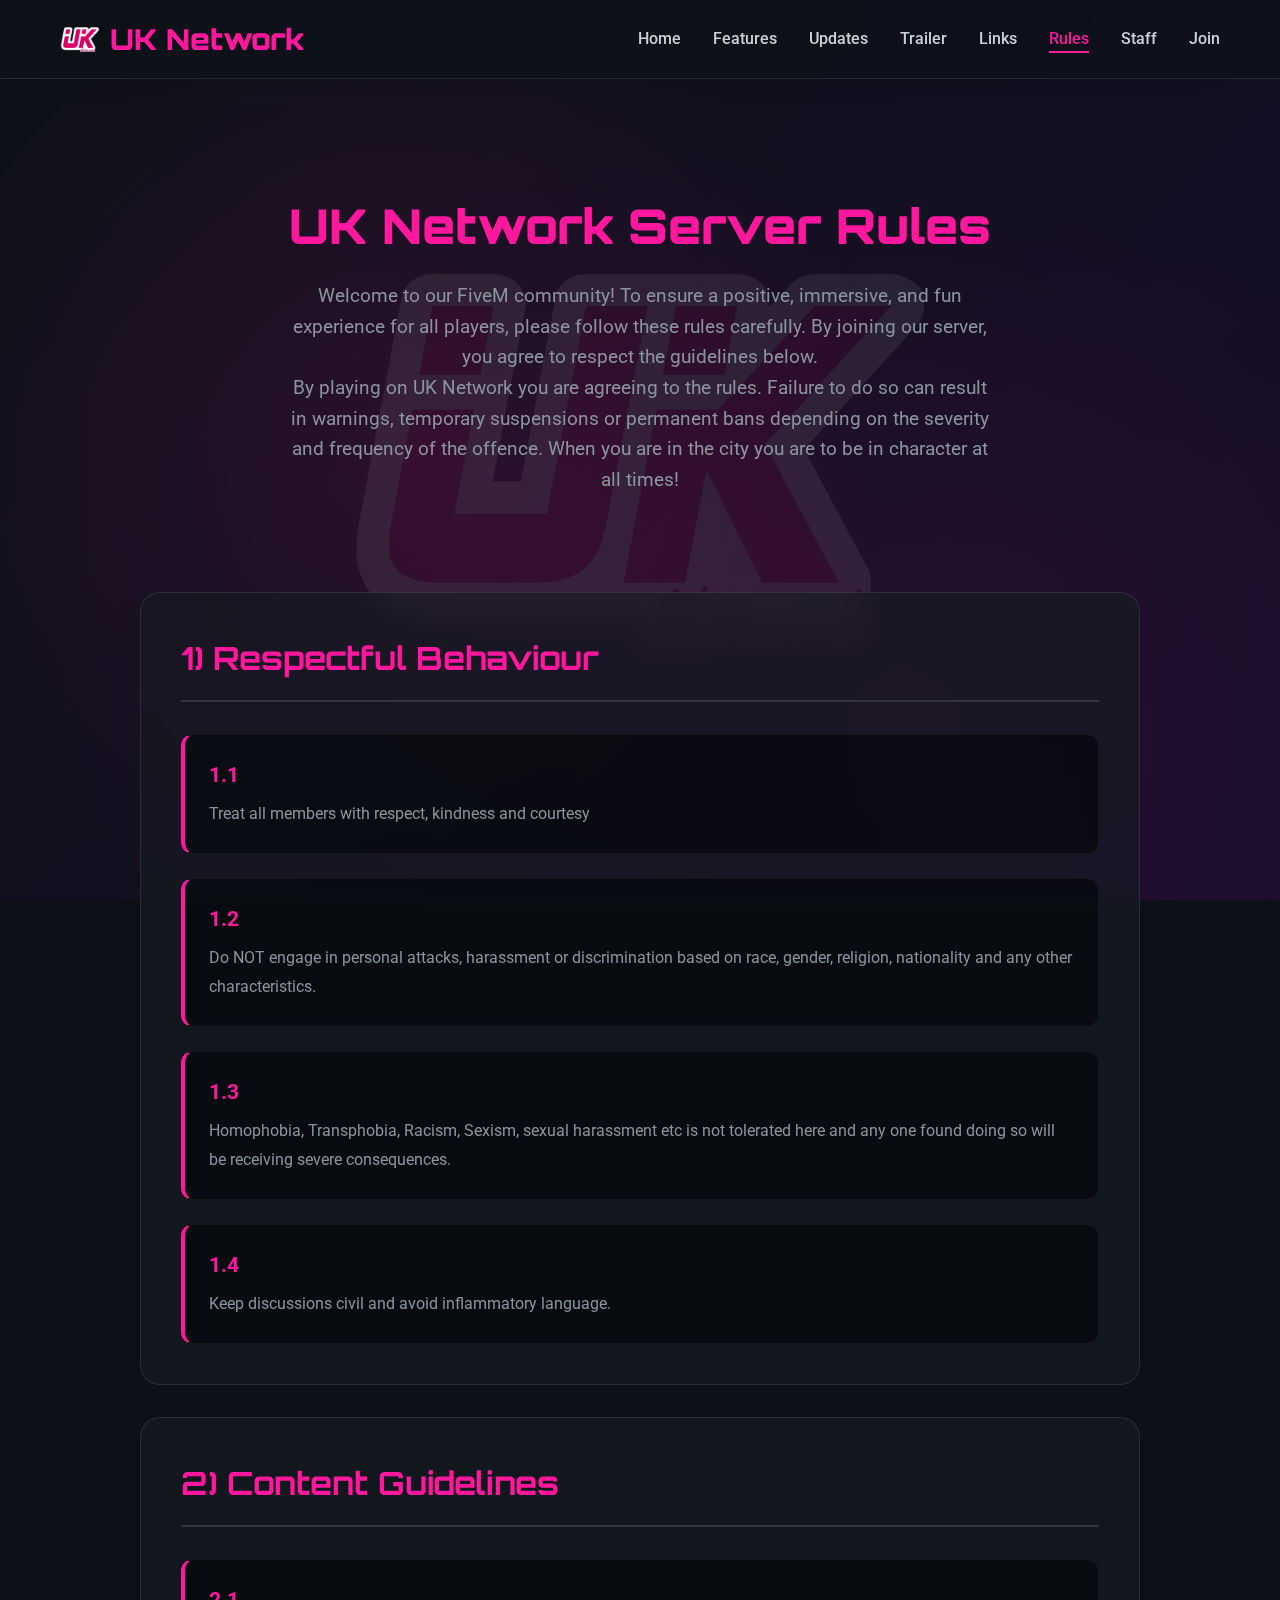
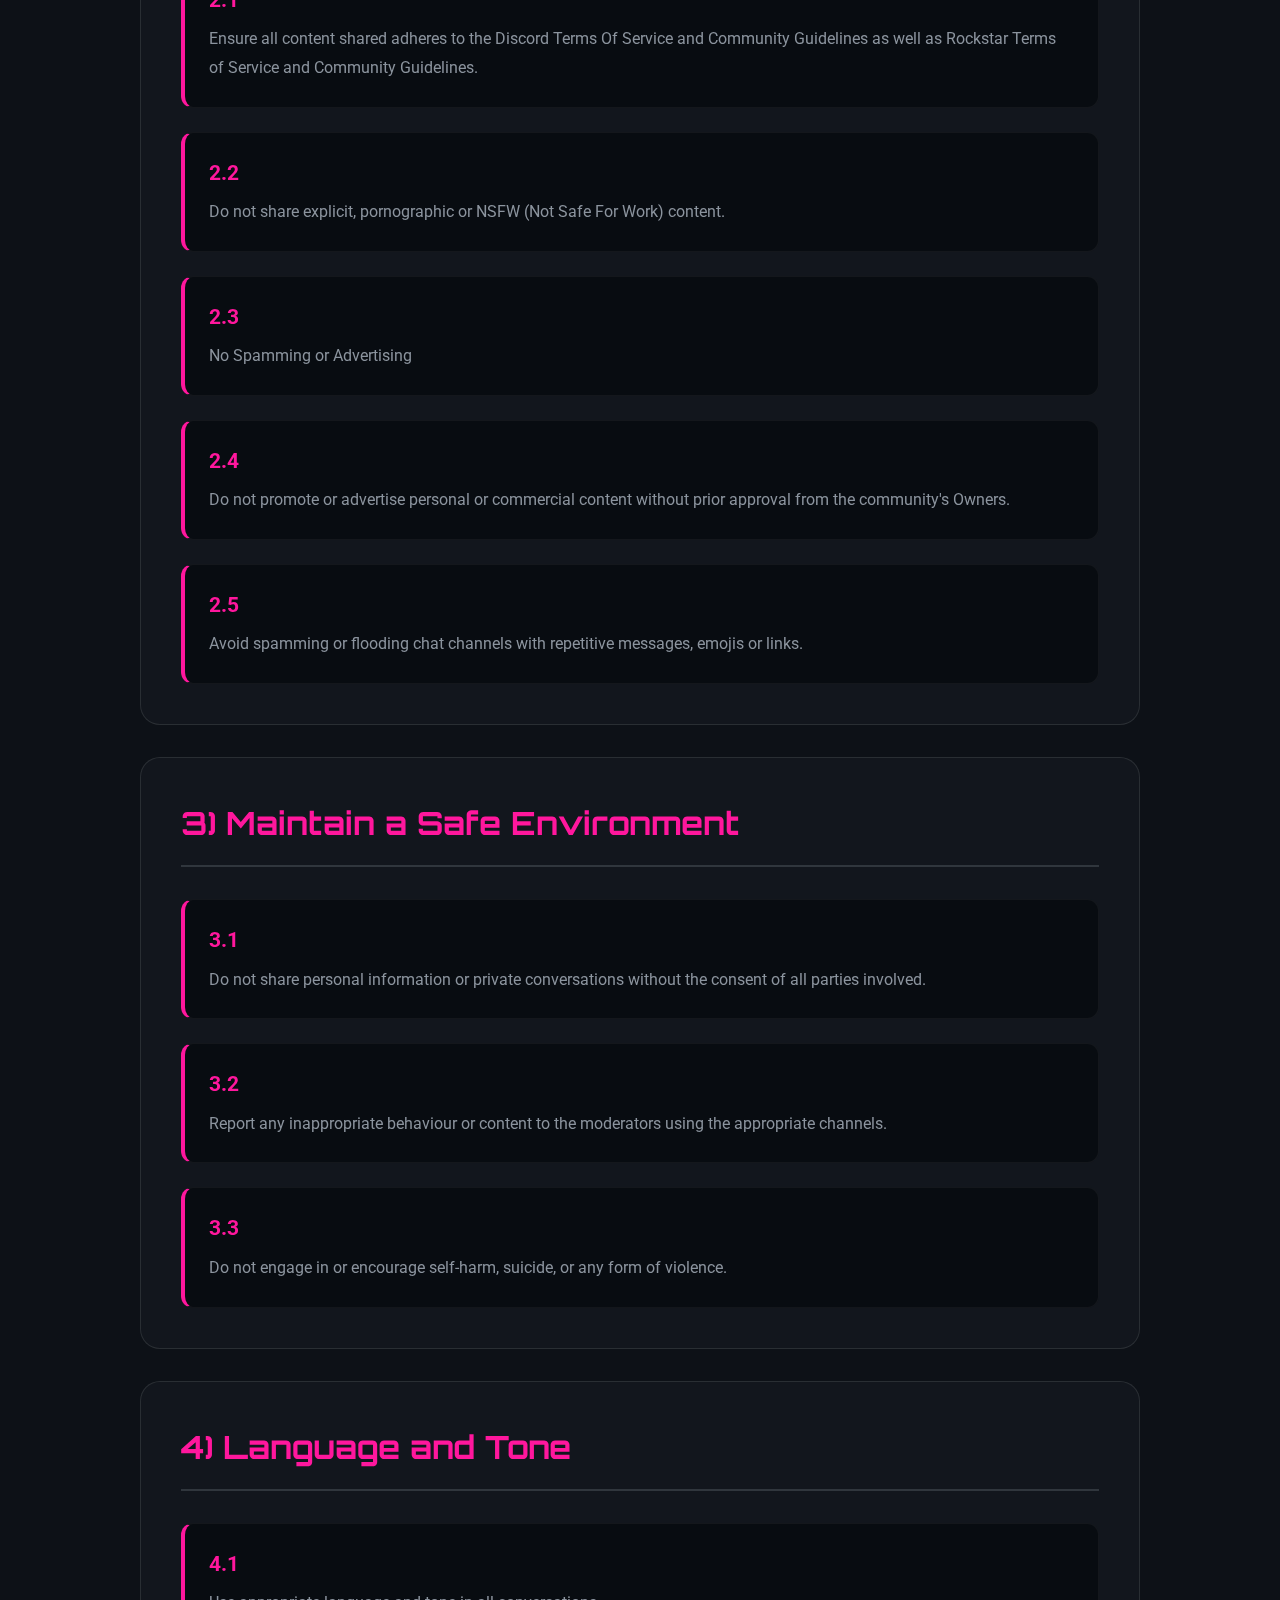
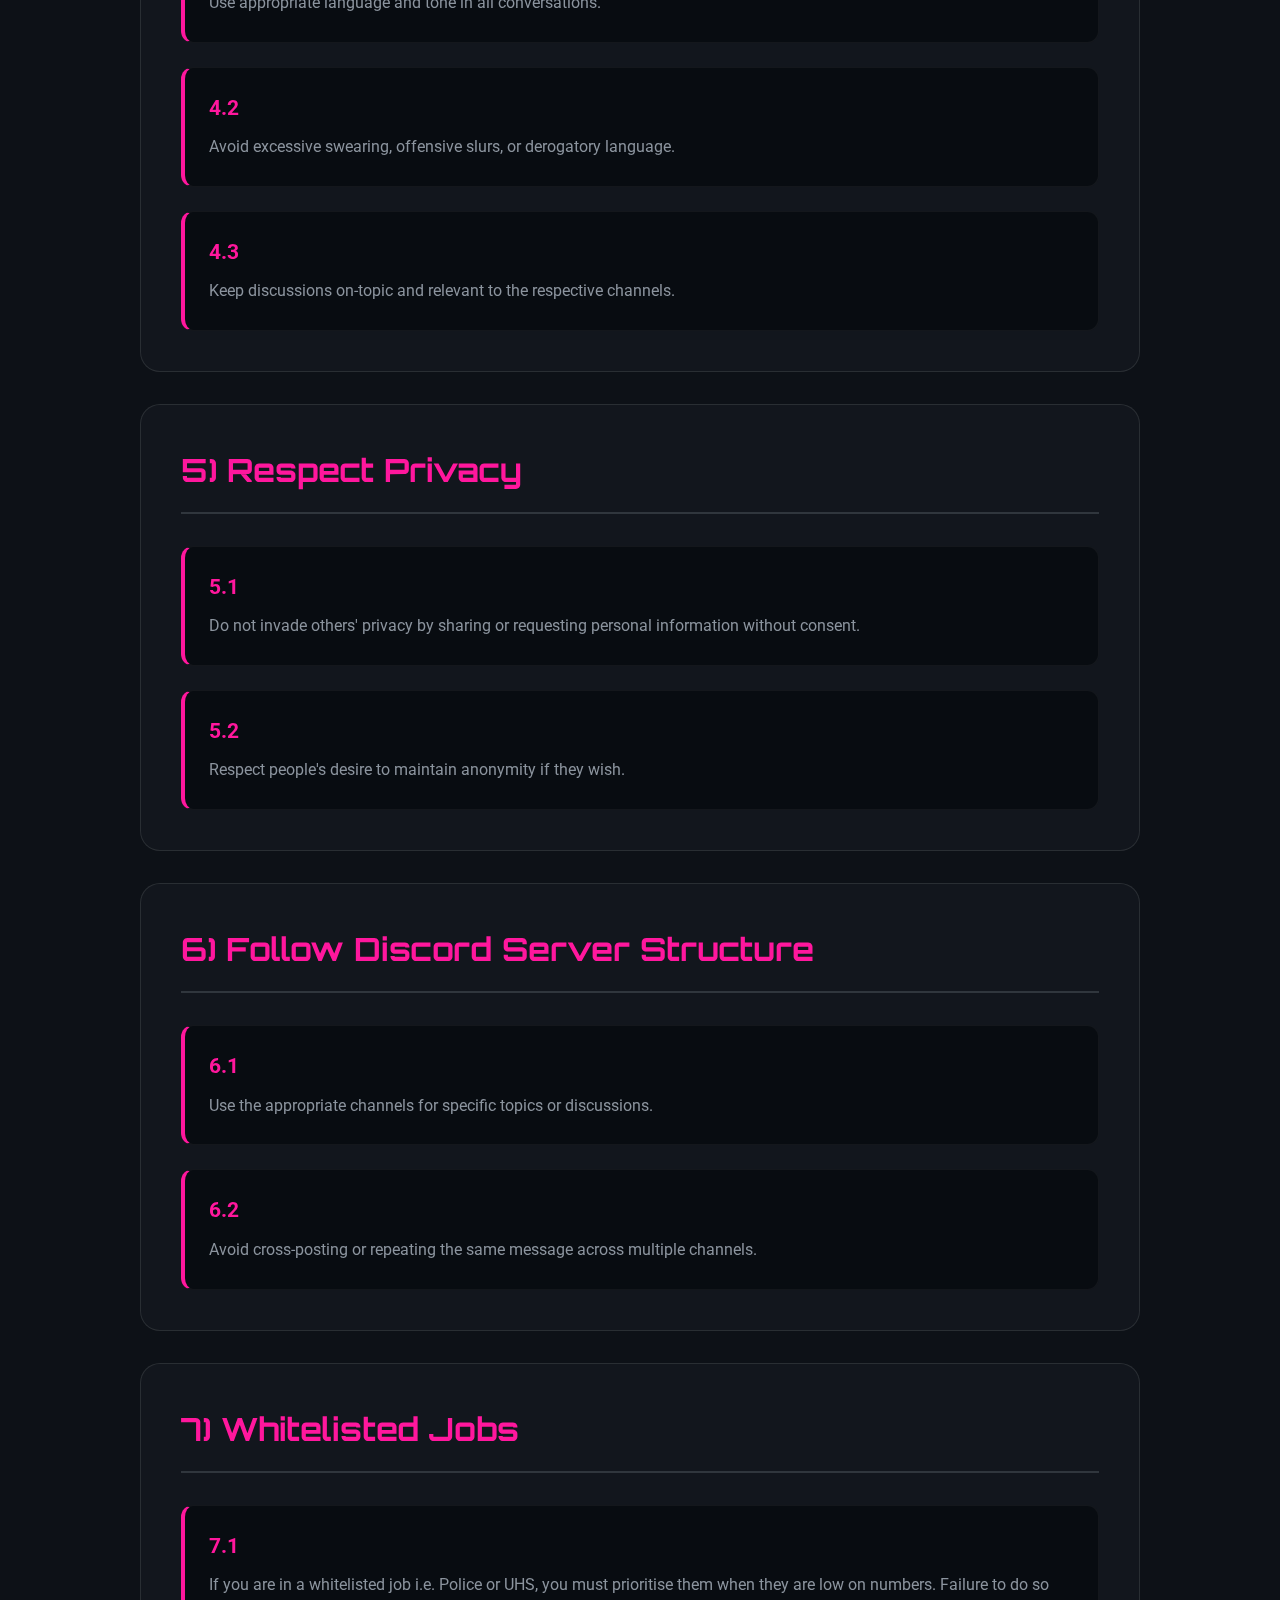
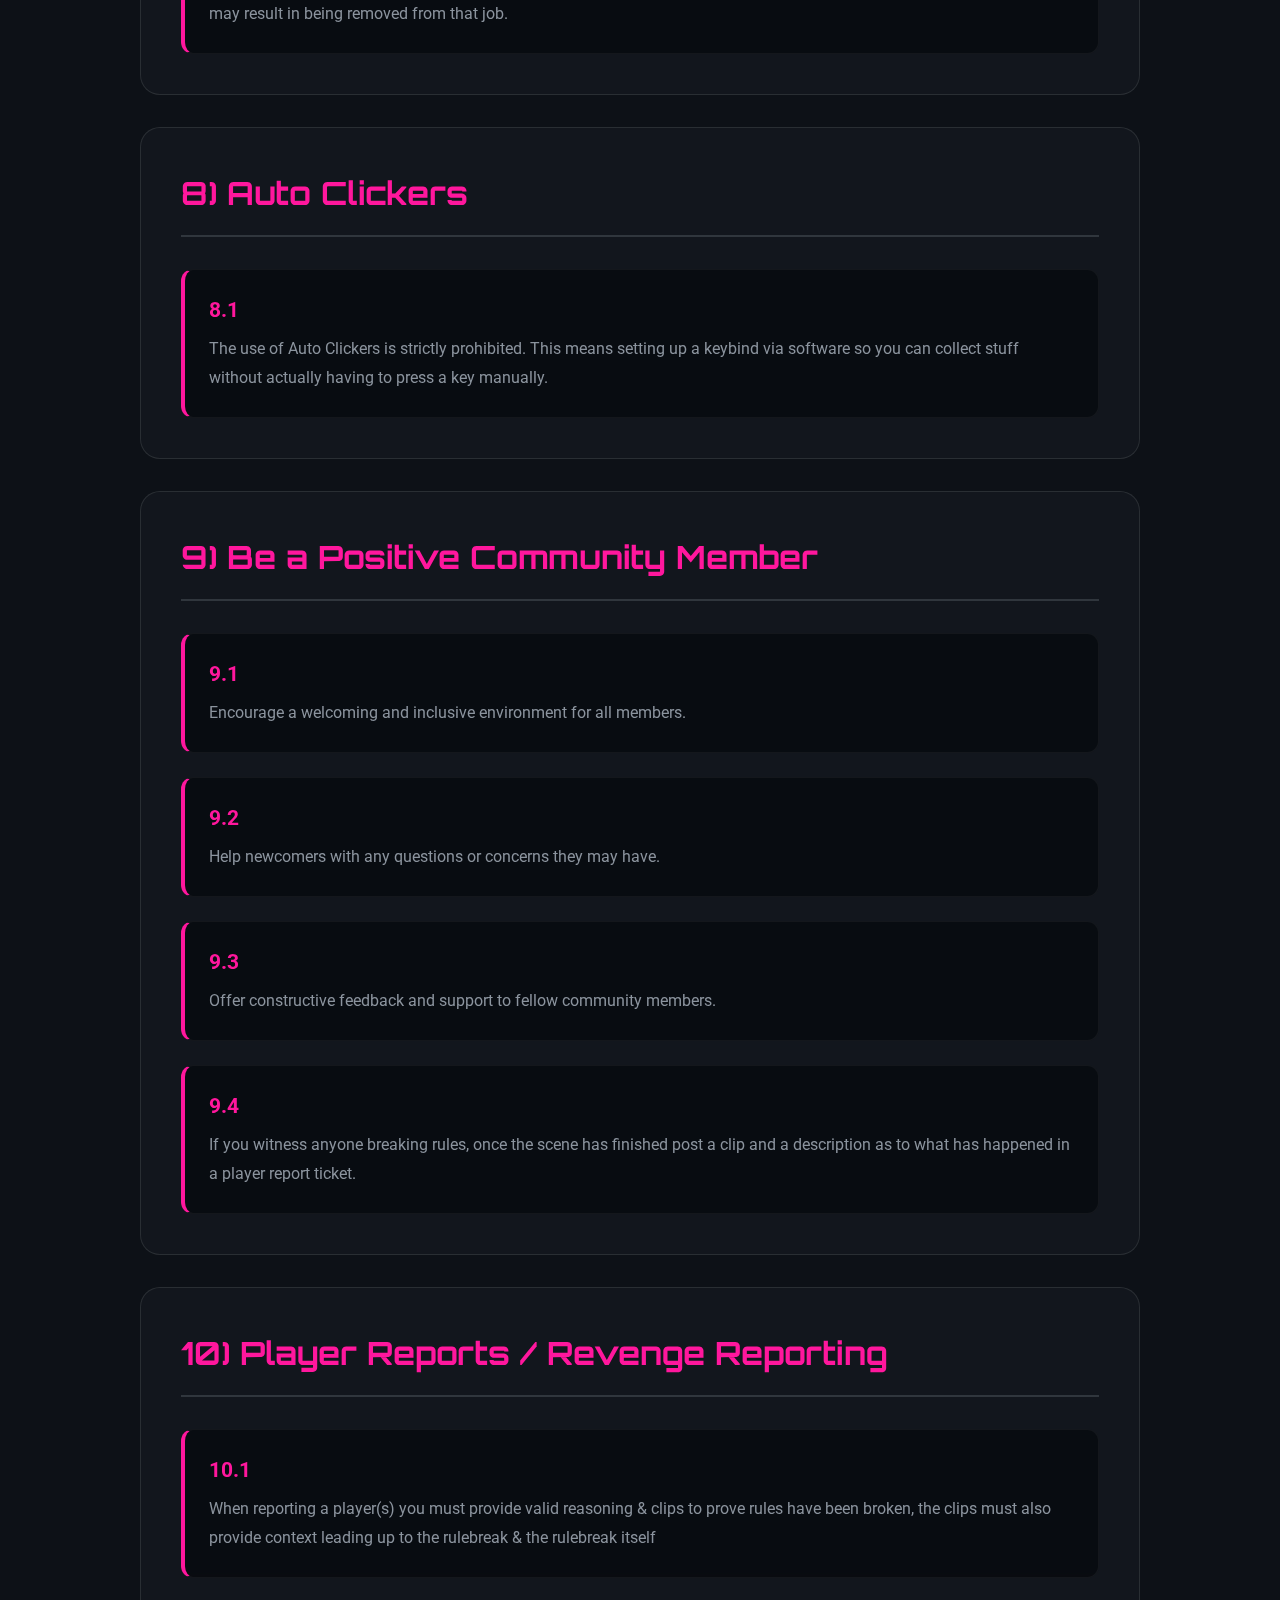
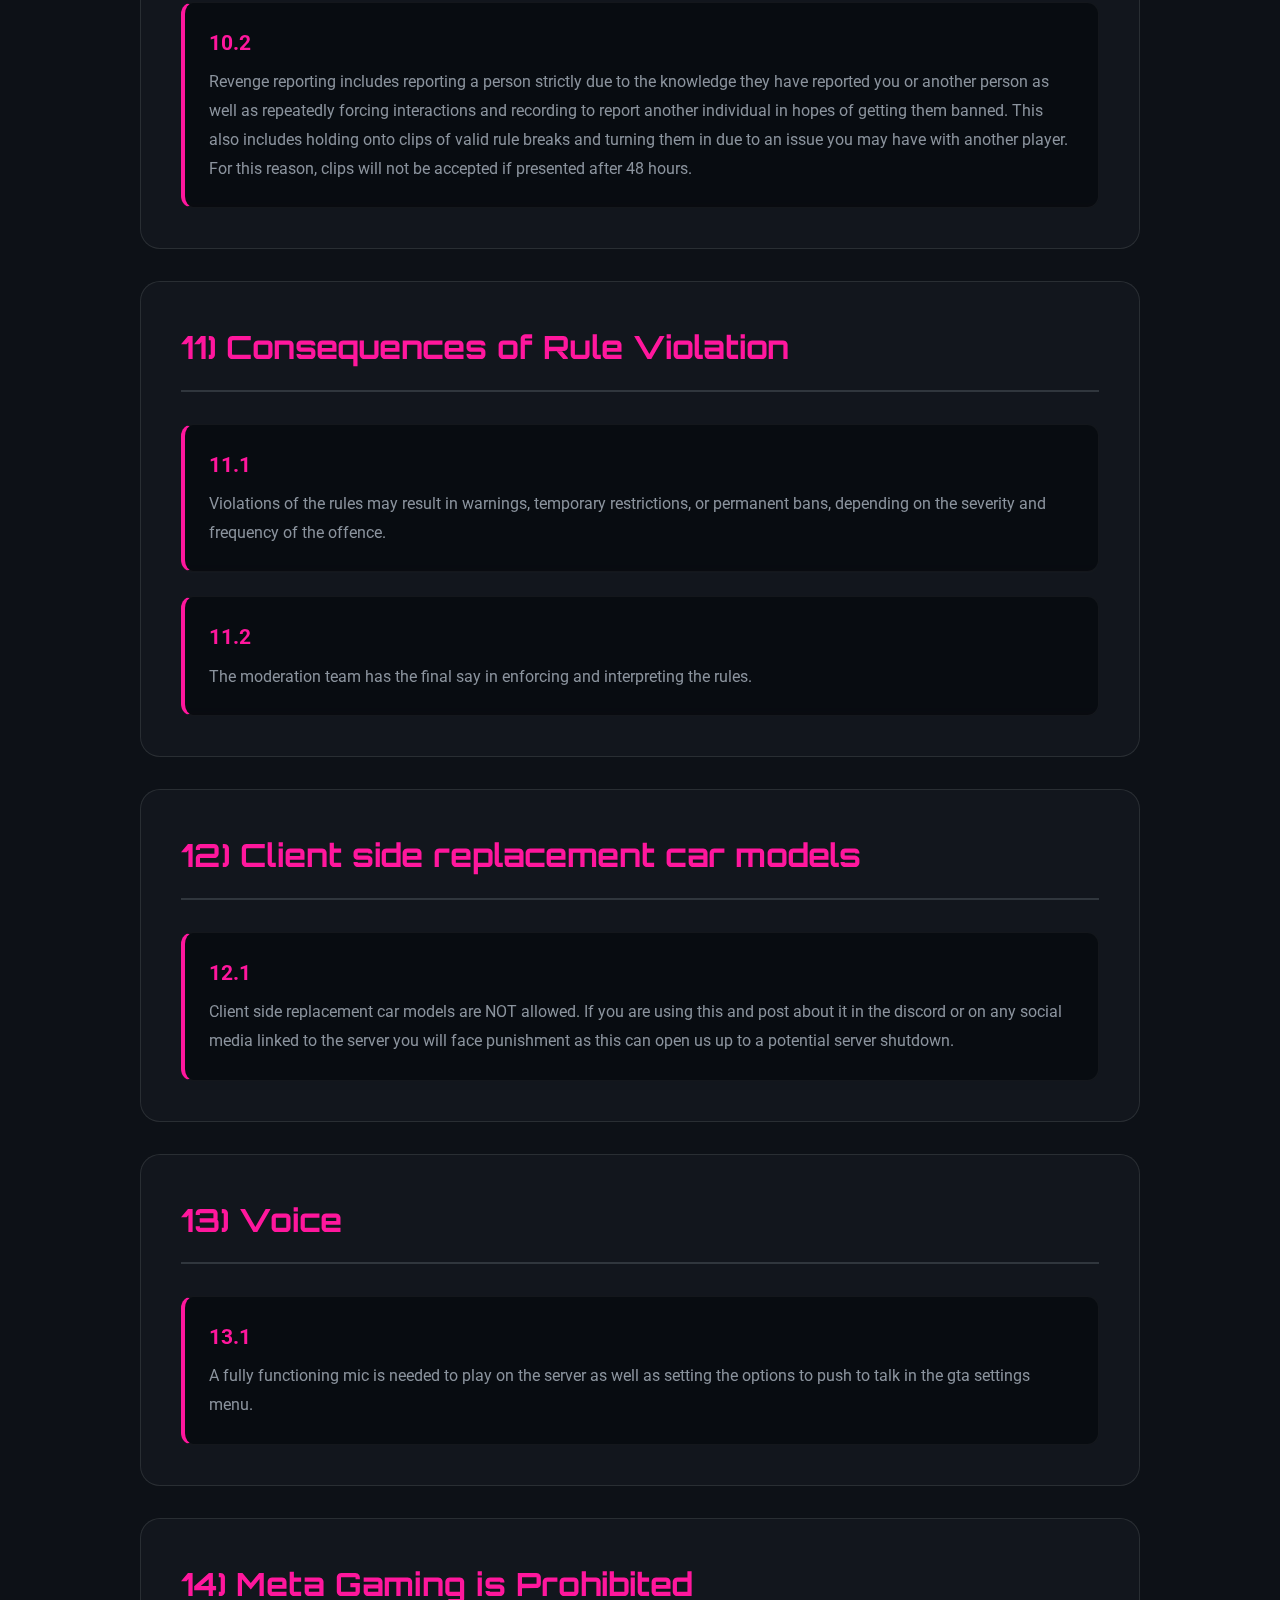
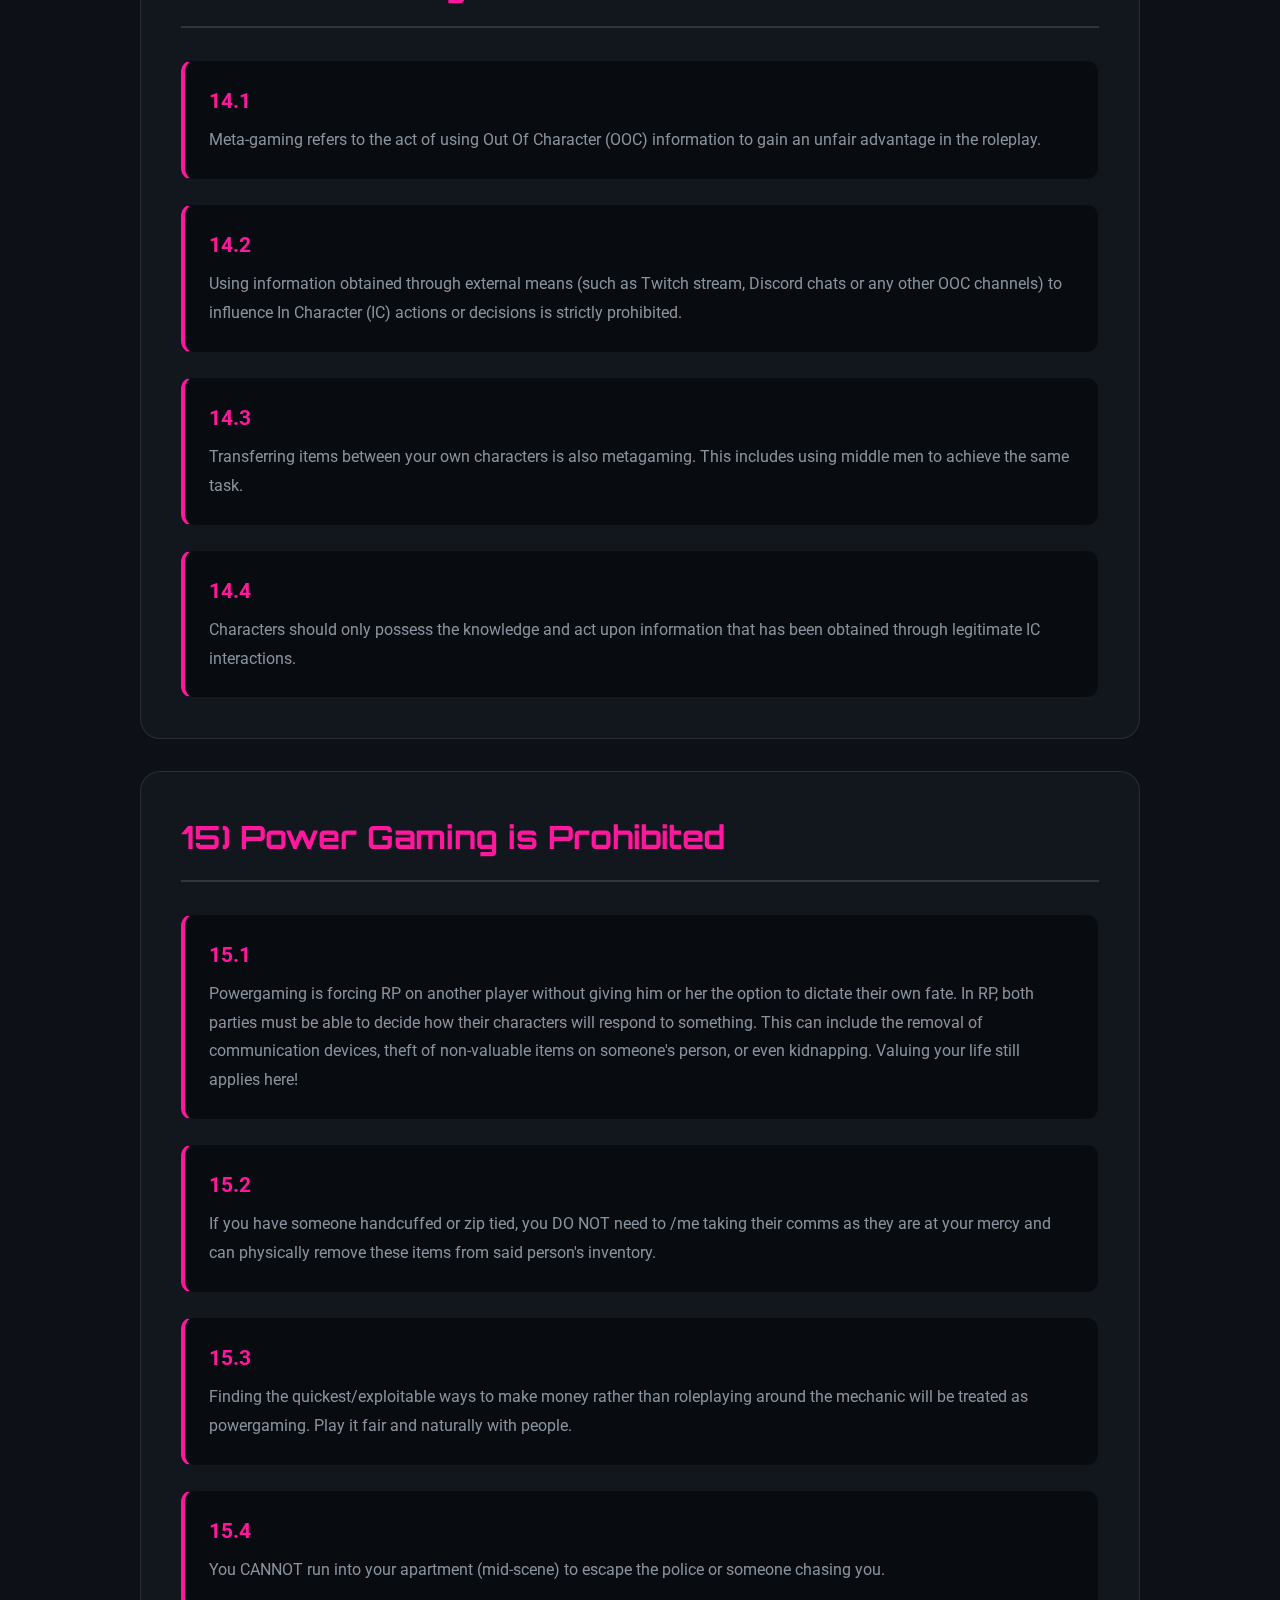
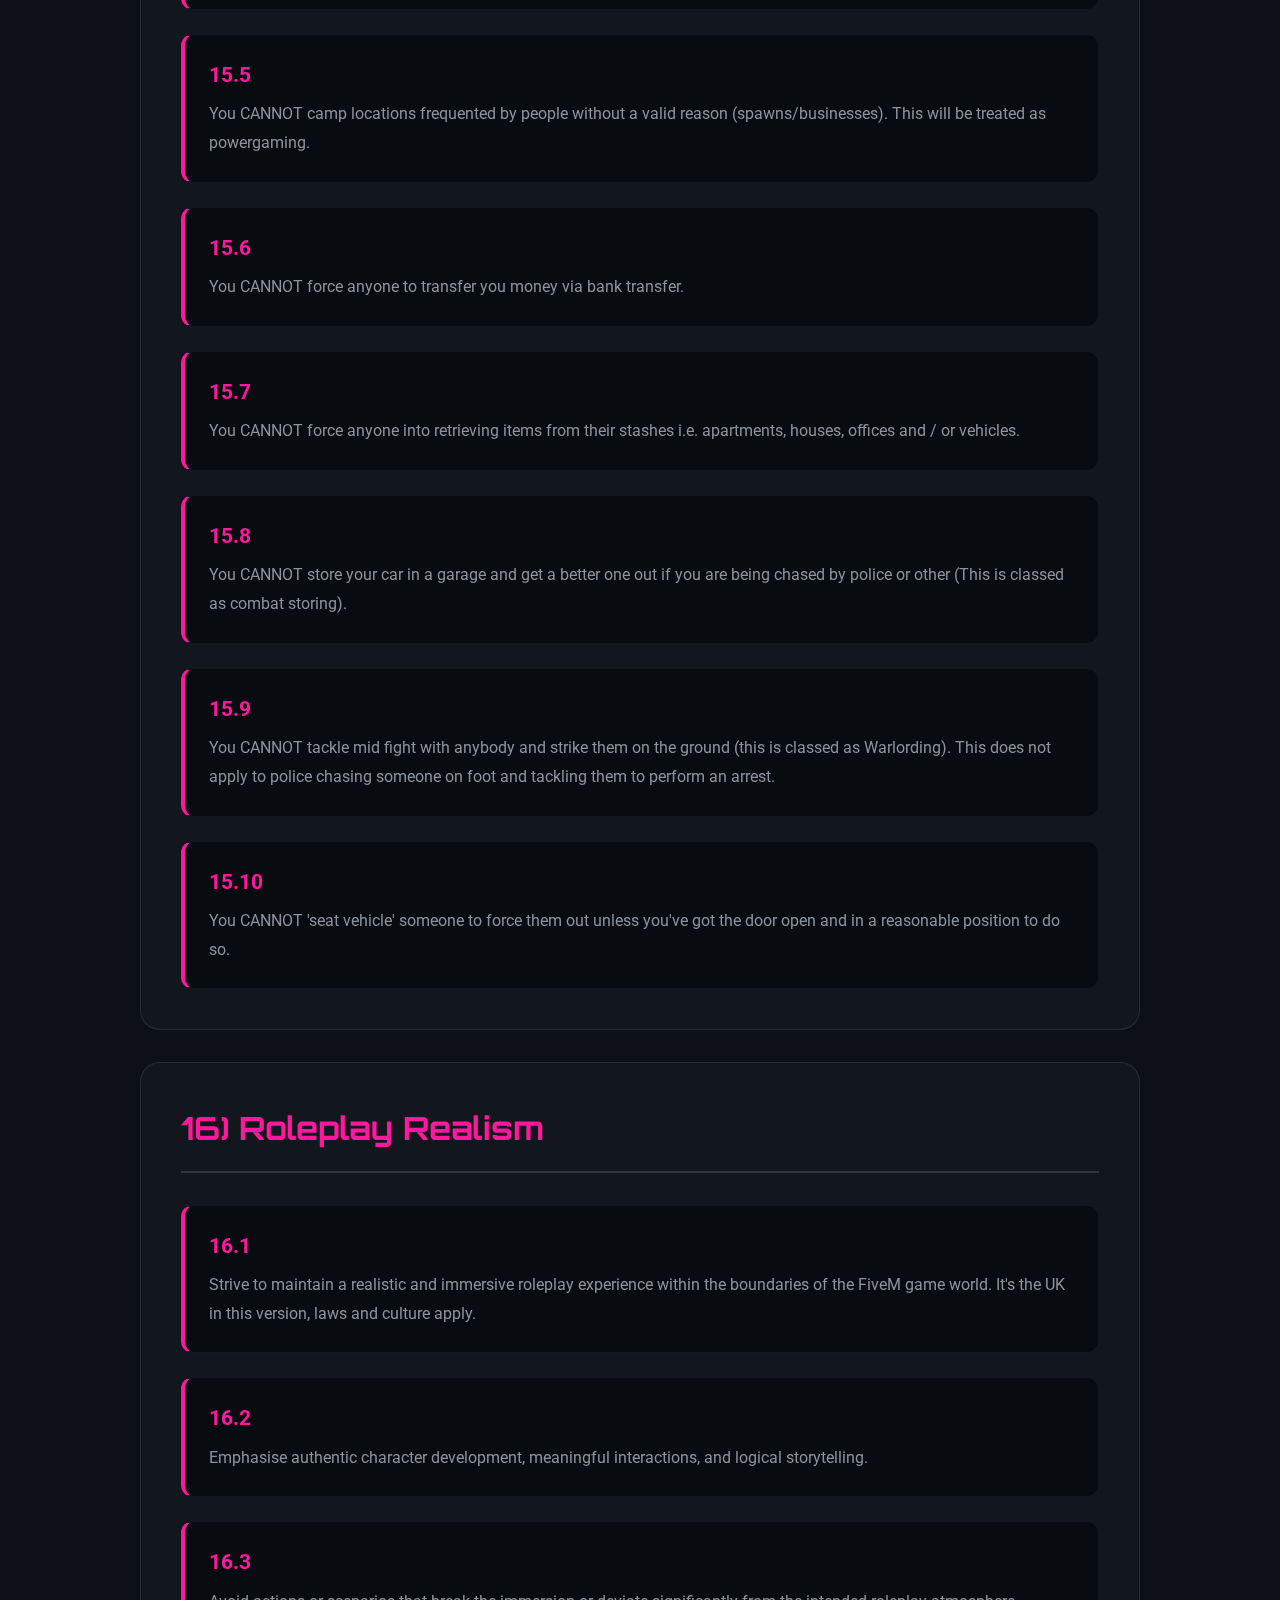
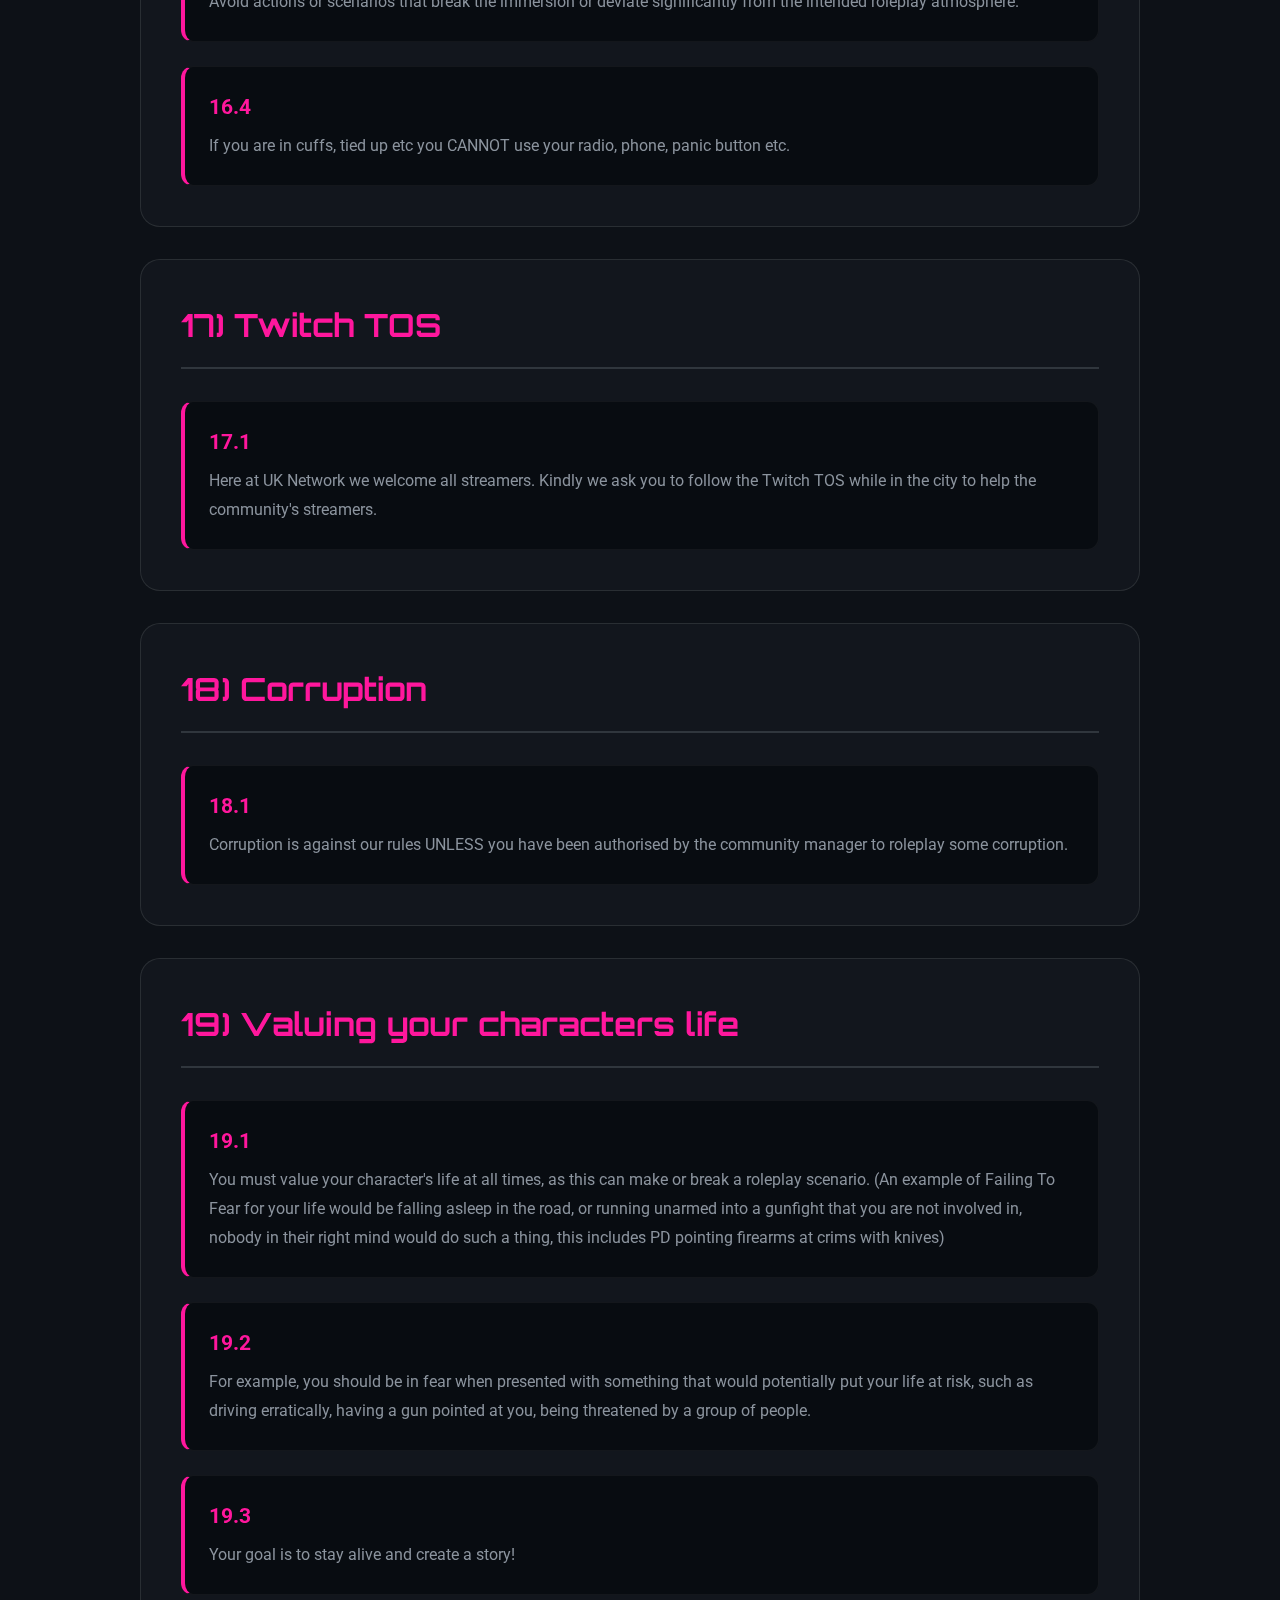
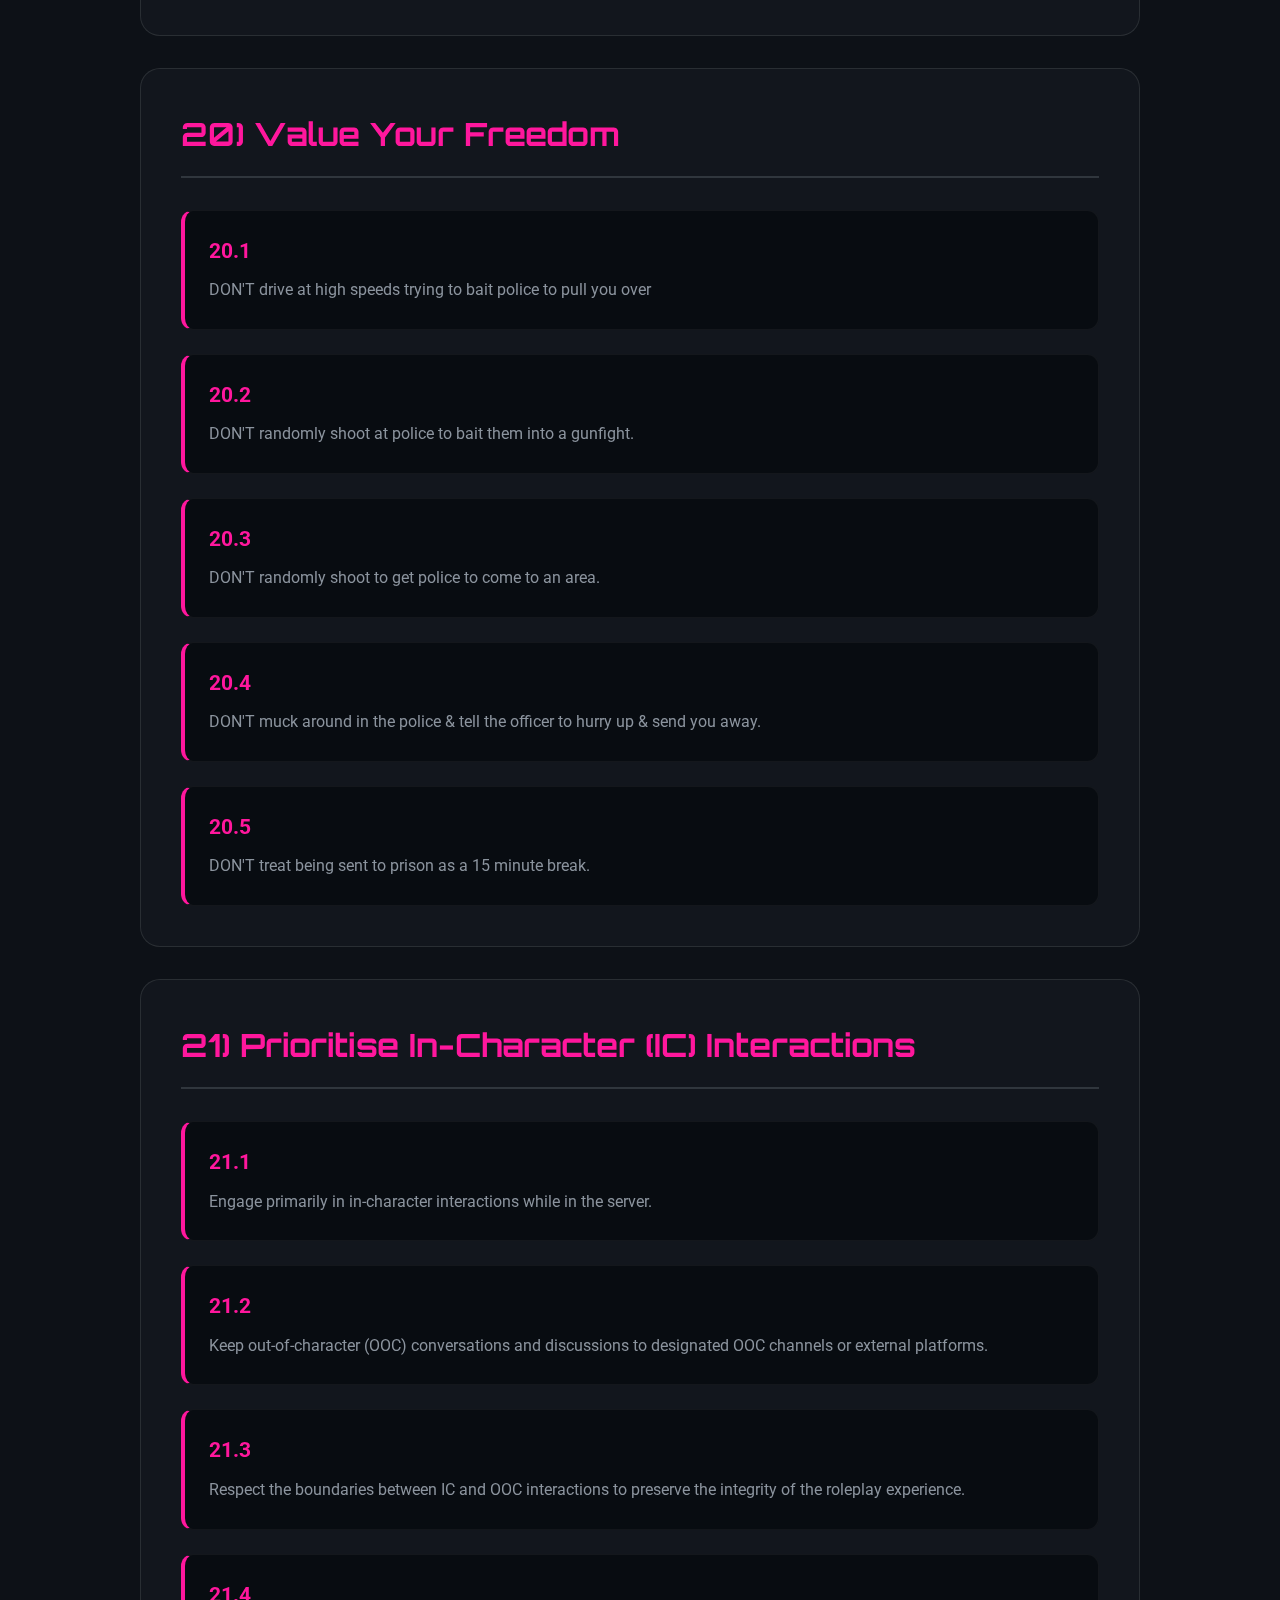
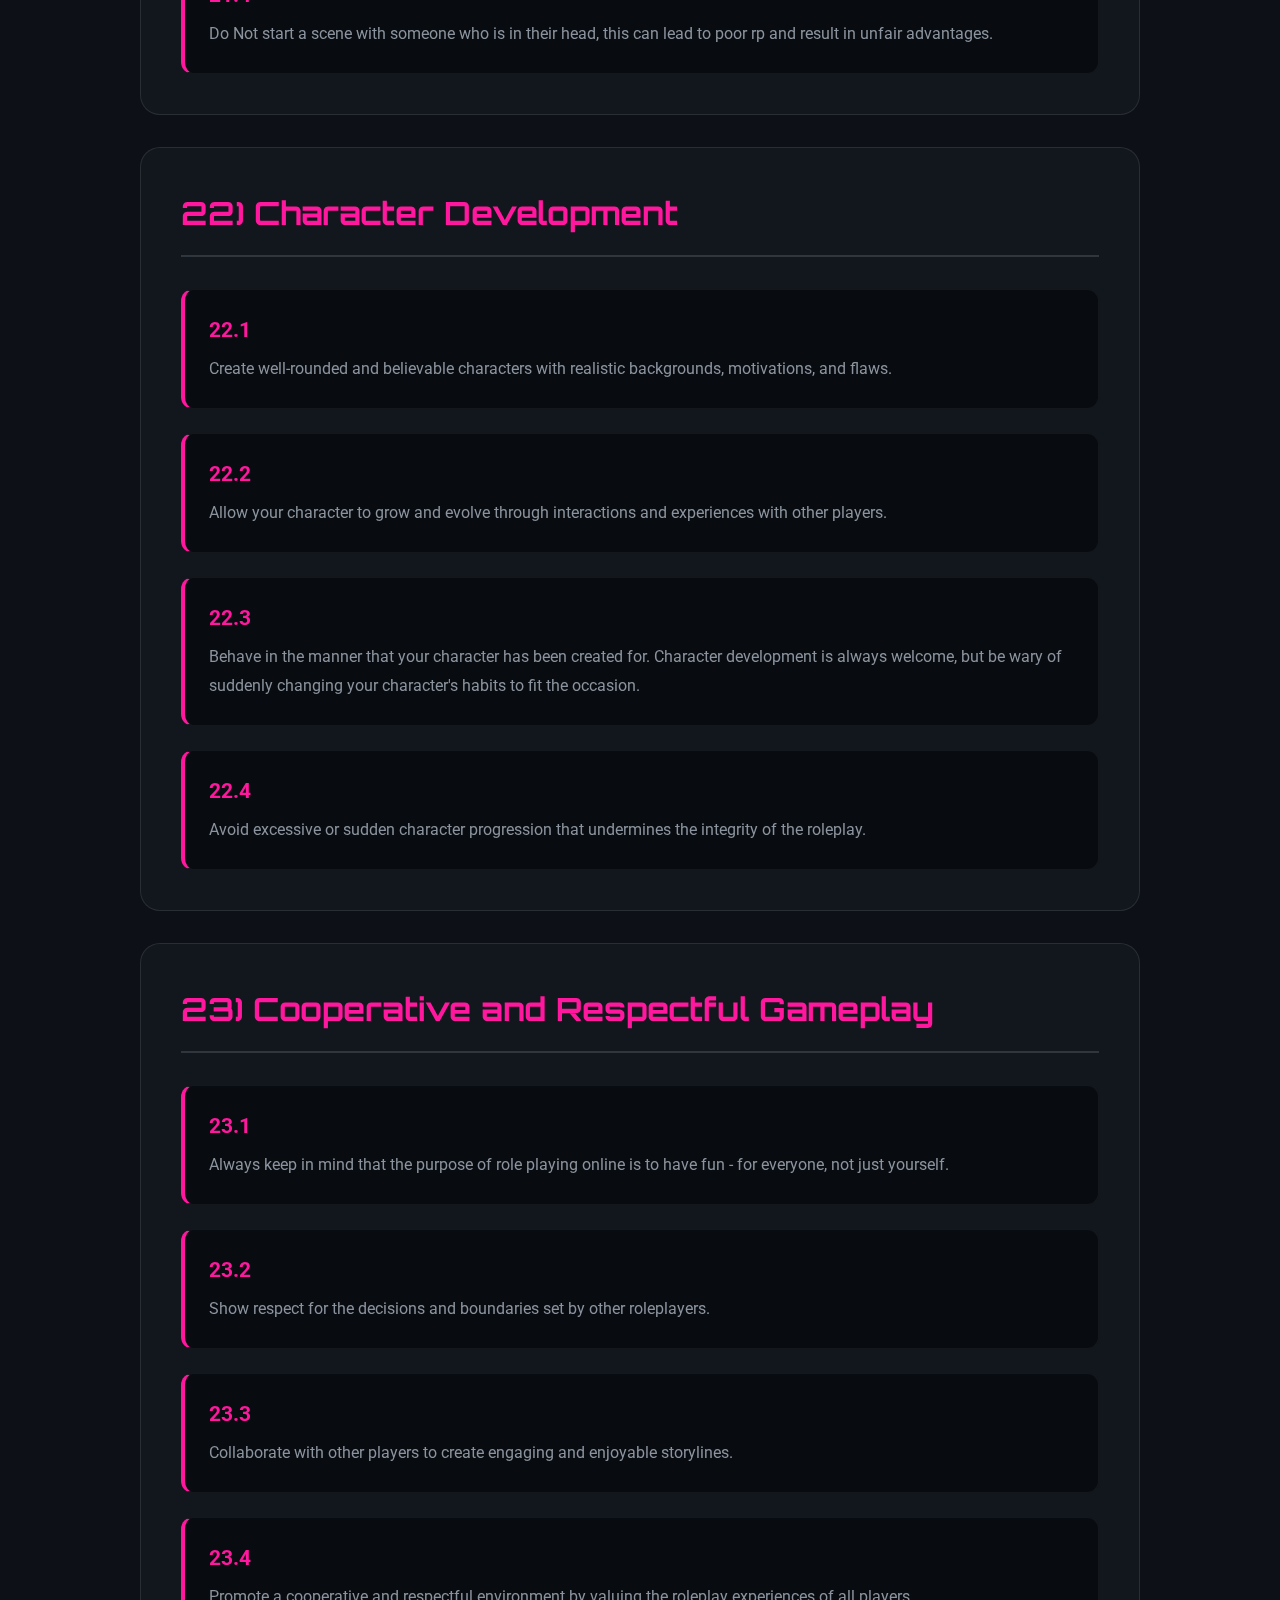
<file: rules.html>
<!DOCTYPE html>
<html lang="en">
<head>
    <meta charset="UTF-8">
    <meta name="viewport" content="width=device-width, initial-scale=1.0">
    <title>Server Rules - UK Network</title>
    <link rel="stylesheet" href="styles.css">
    <link rel="preconnect" href="https://fonts.googleapis.com">
    <link rel="preconnect" href="https://fonts.gstatic.com" crossorigin>
    <link href="https://fonts.googleapis.com/css2?family=Orbitron:wght@400;700;900&family=Roboto:wght@300;400;500;700&display=swap" rel="stylesheet">
</head>
<body>
    <!-- Hero Background (Fixed) -->
    <div class="hero-background"></div>
    
    <!-- Navigation -->
    <nav class="navbar">
        <div class="container">
            <div class="nav-brand">
                <a href="index.html" style="text-decoration: none; display: flex; align-items: center; gap: 10px;">
                    <img src="images/logo.png" alt="UK Network Logo" class="nav-logo">
                    <h1>UK Network</h1>
                </a>
            </div>
            <ul class="nav-menu">
                <li><a href="index.html">Home</a></li>
                <li><a href="home.html#features">Features</a></li>
                <li><a href="home.html#updates">Updates</a></li>
                <li><a href="home.html#trailer">Trailer</a></li>
                <li><a href="links.html">Links</a></li>
                <li><a href="rules.html">Rules</a></li>
                <li><a href="staff.html">Staff</a></li>
                <li><a href="home.html#join">Join</a></li>
            </ul>
        </div>
    </nav>

    <!-- Rules Page Header -->
    <section class="rules-header">
        <div class="container">
            <h1 class="page-title">UK Network Server Rules</h1>
            <p class="page-subtitle">Welcome to our FiveM community! To ensure a positive, immersive, and fun experience for all players, please follow these rules carefully. By joining our server, you agree to respect the guidelines below.</p>
            <p class="page-subtitle">By playing on UK Network you are agreeing to the rules. Failure to do so can result in warnings, temporary suspensions or permanent bans depending on the severity and frequency of the offence. When you are in the city you are to be in character at all times!</p>
        </div>
    </section>

    <!-- Rules Content -->
    <section class="rules-page-content">
        <div class="container">
            <div class="rules-page-container">
                <!-- Rules Content -->
                <div class="rules-section">
                    <h2>1) Respectful Behaviour</h2>
                    <div class="rules-list">
                        <div class="rule-item">
                            <h3>1.1</h3>
                            <p>Treat all members with respect, kindness and courtesy</p>
                        </div>
                        <div class="rule-item">
                            <h3>1.2</h3>
                            <p>Do NOT engage in personal attacks, harassment or discrimination based on race, gender, religion, nationality and any other characteristics.</p>
                        </div>
                        <div class="rule-item">
                            <h3>1.3</h3>
                            <p>Homophobia, Transphobia, Racism, Sexism, sexual harassment etc is not tolerated here and any one found doing so will be receiving severe consequences.</p>
                        </div>
                        <div class="rule-item">
                            <h3>1.4</h3>
                            <p>Keep discussions civil and avoid inflammatory language.</p>
                        </div>
                    </div>
                </div>

                <div class="rules-section">
                    <h2>2) Content Guidelines</h2>
                    <div class="rules-list">
                        <div class="rule-item">
                            <h3>2.1</h3>
                            <p>Ensure all content shared adheres to the Discord Terms Of Service and Community Guidelines as well as Rockstar Terms of Service and Community Guidelines.</p>
                        </div>
                        <div class="rule-item">
                            <h3>2.2</h3>
                            <p>Do not share explicit, pornographic or NSFW (Not Safe For Work) content.</p>
                        </div>
                        <div class="rule-item">
                            <h3>2.3</h3>
                            <p>No Spamming or Advertising</p>
                        </div>
                        <div class="rule-item">
                            <h3>2.4</h3>
                            <p>Do not promote or advertise personal or commercial content without prior approval from the community's Owners.</p>
                        </div>
                        <div class="rule-item">
                            <h3>2.5</h3>
                            <p>Avoid spamming or flooding chat channels with repetitive messages, emojis or links.</p>
                        </div>
                    </div>
                </div>

                <div class="rules-section">
                    <h2>3) Maintain a Safe Environment</h2>
                    <div class="rules-list">
                        <div class="rule-item">
                            <h3>3.1</h3>
                            <p>Do not share personal information or private conversations without the consent of all parties involved.</p>
                        </div>
                        <div class="rule-item">
                            <h3>3.2</h3>
                            <p>Report any inappropriate behaviour or content to the moderators using the appropriate channels.</p>
                        </div>
                        <div class="rule-item">
                            <h3>3.3</h3>
                            <p>Do not engage in or encourage self-harm, suicide, or any form of violence.</p>
                        </div>
                    </div>
                </div>

                <div class="rules-section">
                    <h2>4) Language and Tone</h2>
                    <div class="rules-list">
                        <div class="rule-item">
                            <h3>4.1</h3>
                            <p>Use appropriate language and tone in all conversations.</p>
                        </div>
                        <div class="rule-item">
                            <h3>4.2</h3>
                            <p>Avoid excessive swearing, offensive slurs, or derogatory language.</p>
                        </div>
                        <div class="rule-item">
                            <h3>4.3</h3>
                            <p>Keep discussions on-topic and relevant to the respective channels.</p>
                        </div>
                    </div>
                </div>

                <div class="rules-section">
                    <h2>5) Respect Privacy</h2>
                    <div class="rules-list">
                        <div class="rule-item">
                            <h3>5.1</h3>
                            <p>Do not invade others' privacy by sharing or requesting personal information without consent.</p>
                        </div>
                        <div class="rule-item">
                            <h3>5.2</h3>
                            <p>Respect people's desire to maintain anonymity if they wish.</p>
                        </div>
                    </div>
                </div>

                <div class="rules-section">
                    <h2>6) Follow Discord Server Structure</h2>
                    <div class="rules-list">
                        <div class="rule-item">
                            <h3>6.1</h3>
                            <p>Use the appropriate channels for specific topics or discussions.</p>
                        </div>
                        <div class="rule-item">
                            <h3>6.2</h3>
                            <p>Avoid cross-posting or repeating the same message across multiple channels.</p>
                        </div>
                    </div>
                </div>

                <div class="rules-section">
                    <h2>7) Whitelisted Jobs</h2>
                    <div class="rules-list">
                        <div class="rule-item">
                            <h3>7.1</h3>
                            <p>If you are in a whitelisted job i.e. Police or UHS, you must prioritise them when they are low on numbers. Failure to do so may result in being removed from that job.</p>
                        </div>
                    </div>
                </div>

                <div class="rules-section">
                    <h2>8) Auto Clickers</h2>
                    <div class="rules-list">
                        <div class="rule-item">
                            <h3>8.1</h3>
                            <p>The use of Auto Clickers is strictly prohibited. This means setting up a keybind via software so you can collect stuff without actually having to press a key manually.</p>
                        </div>
                    </div>
                </div>

                <div class="rules-section">
                    <h2>9) Be a Positive Community Member</h2>
                    <div class="rules-list">
                        <div class="rule-item">
                            <h3>9.1</h3>
                            <p>Encourage a welcoming and inclusive environment for all members.</p>
                        </div>
                        <div class="rule-item">
                            <h3>9.2</h3>
                            <p>Help newcomers with any questions or concerns they may have.</p>
                        </div>
                        <div class="rule-item">
                            <h3>9.3</h3>
                            <p>Offer constructive feedback and support to fellow community members.</p>
                        </div>
                        <div class="rule-item">
                            <h3>9.4</h3>
                            <p>If you witness anyone breaking rules, once the scene has finished post a clip and a description as to what has happened in a player report ticket.</p>
                        </div>
                    </div>
                </div>

                <div class="rules-section">
                    <h2>10) Player Reports / Revenge Reporting</h2>
                    <div class="rules-list">
                        <div class="rule-item">
                            <h3>10.1</h3>
                            <p>When reporting a player(s) you must provide valid reasoning & clips to prove rules have been broken, the clips must also provide context leading up to the rulebreak & the rulebreak itself</p>
                        </div>
                        <div class="rule-item">
                            <h3>10.2</h3>
                            <p>Revenge reporting includes reporting a person strictly due to the knowledge they have reported you or another person as well as repeatedly forcing interactions and recording to report another individual in hopes of getting them banned. This also includes holding onto clips of valid rule breaks and turning them in due to an issue you may have with another player. For this reason, clips will not be accepted if presented after 48 hours.</p>
                        </div>
                    </div>
                </div>

                <div class="rules-section">
                    <h2>11) Consequences of Rule Violation</h2>
                    <div class="rules-list">
                        <div class="rule-item">
                            <h3>11.1</h3>
                            <p>Violations of the rules may result in warnings, temporary restrictions, or permanent bans, depending on the severity and frequency of the offence.</p>
                        </div>
                        <div class="rule-item">
                            <h3>11.2</h3>
                            <p>The moderation team has the final say in enforcing and interpreting the rules.</p>
                        </div>
                    </div>
                </div>

                <div class="rules-section">
                    <h2>12) Client side replacement car models</h2>
                    <div class="rules-list">
                        <div class="rule-item">
                            <h3>12.1</h3>
                            <p>Client side replacement car models are NOT allowed. If you are using this and post about it in the discord or on any social media linked to the server you will face punishment as this can open us up to a potential server shutdown.</p>
                        </div>
                    </div>
                </div>

                <div class="rules-section">
                    <h2>13) Voice</h2>
                    <div class="rules-list">
                        <div class="rule-item">
                            <h3>13.1</h3>
                            <p>A fully functioning mic is needed to play on the server as well as setting the options to push to talk in the gta settings menu.</p>
                        </div>
                    </div>
                </div>

                <div class="rules-section">
                    <h2>14) Meta Gaming is Prohibited</h2>
                    <div class="rules-list">
                        <div class="rule-item">
                            <h3>14.1</h3>
                            <p>Meta-gaming refers to the act of using Out Of Character (OOC) information to gain an unfair advantage in the roleplay.</p>
                        </div>
                        <div class="rule-item">
                            <h3>14.2</h3>
                            <p>Using information obtained through external means (such as Twitch stream, Discord chats or any other OOC channels) to influence In Character (IC) actions or decisions is strictly prohibited.</p>
                        </div>
                        <div class="rule-item">
                            <h3>14.3</h3>
                            <p>Transferring items between your own characters is also metagaming. This includes using middle men to achieve the same task.</p>
                        </div>
                        <div class="rule-item">
                            <h3>14.4</h3>
                            <p>Characters should only possess the knowledge and act upon information that has been obtained through legitimate IC interactions.</p>
                        </div>
                    </div>
                </div>

                <div class="rules-section">
                    <h2>15) Power Gaming is Prohibited</h2>
                    <div class="rules-list">
                        <div class="rule-item">
                            <h3>15.1</h3>
                            <p>Powergaming is forcing RP on another player without giving him or her the option to dictate their own fate. In RP, both parties must be able to decide how their characters will respond to something. This can include the removal of communication devices, theft of non-valuable items on someone's person, or even kidnapping. Valuing your life still applies here!</p>
                        </div>
                        <div class="rule-item">
                            <h3>15.2</h3>
                            <p>If you have someone handcuffed or zip tied, you DO NOT need to /me taking their comms as they are at your mercy and can physically remove these items from said person's inventory.</p>
                        </div>
                        <div class="rule-item">
                            <h3>15.3</h3>
                            <p>Finding the quickest/exploitable ways to make money rather than roleplaying around the mechanic will be treated as powergaming. Play it fair and naturally with people.</p>
                        </div>
                        <div class="rule-item">
                            <h3>15.4</h3>
                            <p>You CANNOT run into your apartment (mid-scene) to escape the police or someone chasing you.</p>
                        </div>
                        <div class="rule-item">
                            <h3>15.5</h3>
                            <p>You CANNOT camp locations frequented by people without a valid reason (spawns/businesses). This will be treated as powergaming.</p>
                        </div>
                        <div class="rule-item">
                            <h3>15.6</h3>
                            <p>You CANNOT force anyone to transfer you money via bank transfer.</p>
                        </div>
                        <div class="rule-item">
                            <h3>15.7</h3>
                            <p>You CANNOT force anyone into retrieving items from their stashes i.e. apartments, houses, offices and / or vehicles.</p>
                        </div>
                        <div class="rule-item">
                            <h3>15.8</h3>
                            <p>You CANNOT store your car in a garage and get a better one out if you are being chased by police or other (This is classed as combat storing).</p>
                        </div>
                        <div class="rule-item">
                            <h3>15.9</h3>
                            <p>You CANNOT tackle mid fight with anybody and strike them on the ground (this is classed as Warlording). This does not apply to police chasing someone on foot and tackling them to perform an arrest.</p>
                        </div>
                        <div class="rule-item">
                            <h3>15.10</h3>
                            <p>You CANNOT 'seat vehicle' someone to force them out unless you've got the door open and in a reasonable position to do so.</p>
                        </div>
                    </div>
                </div>

                <div class="rules-section">
                    <h2>16) Roleplay Realism</h2>
                    <div class="rules-list">
                        <div class="rule-item">
                            <h3>16.1</h3>
                            <p>Strive to maintain a realistic and immersive roleplay experience within the boundaries of the FiveM game world. It's the UK in this version, laws and culture apply.</p>
                        </div>
                        <div class="rule-item">
                            <h3>16.2</h3>
                            <p>Emphasise authentic character development, meaningful interactions, and logical storytelling.</p>
                        </div>
                        <div class="rule-item">
                            <h3>16.3</h3>
                            <p>Avoid actions or scenarios that break the immersion or deviate significantly from the intended roleplay atmosphere.</p>
                        </div>
                        <div class="rule-item">
                            <h3>16.4</h3>
                            <p>If you are in cuffs, tied up etc you CANNOT use your radio, phone, panic button etc.</p>
                        </div>
                    </div>
                </div>

                <div class="rules-section">
                    <h2>17) Twitch TOS</h2>
                    <div class="rules-list">
                        <div class="rule-item">
                            <h3>17.1</h3>
                            <p>Here at UK Network we welcome all streamers. Kindly we ask you to follow the Twitch TOS while in the city to help the community's streamers.</p>
                        </div>
                    </div>
                </div>

                <div class="rules-section">
                    <h2>18) Corruption</h2>
                    <div class="rules-list">
                        <div class="rule-item">
                            <h3>18.1</h3>
                            <p>Corruption is against our rules UNLESS you have been authorised by the community manager to roleplay some corruption.</p>
                        </div>
                    </div>
                </div>

                <div class="rules-section">
                    <h2>19) Valuing your characters life</h2>
                    <div class="rules-list">
                        <div class="rule-item">
                            <h3>19.1</h3>
                            <p>You must value your character's life at all times, as this can make or break a roleplay scenario. (An example of Failing To Fear for your life would be falling asleep in the road, or running unarmed into a gunfight that you are not involved in, nobody in their right mind would do such a thing, this includes PD pointing firearms at crims with knives)</p>
                        </div>
                        <div class="rule-item">
                            <h3>19.2</h3>
                            <p>For example, you should be in fear when presented with something that would potentially put your life at risk, such as driving erratically, having a gun pointed at you, being threatened by a group of people.</p>
                        </div>
                        <div class="rule-item">
                            <h3>19.3</h3>
                            <p>Your goal is to stay alive and create a story!</p>
                        </div>
                    </div>
                </div>

                <div class="rules-section">
                    <h2>20) Value Your Freedom</h2>
                    <div class="rules-list">
                        <div class="rule-item">
                            <h3>20.1</h3>
                            <p>DON'T drive at high speeds trying to bait police to pull you over</p>
                        </div>
                        <div class="rule-item">
                            <h3>20.2</h3>
                            <p>DON'T randomly shoot at police to bait them into a gunfight.</p>
                        </div>
                        <div class="rule-item">
                            <h3>20.3</h3>
                            <p>DON'T randomly shoot to get police to come to an area.</p>
                        </div>
                        <div class="rule-item">
                            <h3>20.4</h3>
                            <p>DON'T muck around in the police & tell the officer to hurry up & send you away.</p>
                        </div>
                        <div class="rule-item">
                            <h3>20.5</h3>
                            <p>DON'T treat being sent to prison as a 15 minute break.</p>
                        </div>
                    </div>
                </div>

                <div class="rules-section">
                    <h2>21) Prioritise In-Character (IC) Interactions</h2>
                    <div class="rules-list">
                        <div class="rule-item">
                            <h3>21.1</h3>
                            <p>Engage primarily in in-character interactions while in the server.</p>
                        </div>
                        <div class="rule-item">
                            <h3>21.2</h3>
                            <p>Keep out-of-character (OOC) conversations and discussions to designated OOC channels or external platforms.</p>
                        </div>
                        <div class="rule-item">
                            <h3>21.3</h3>
                            <p>Respect the boundaries between IC and OOC interactions to preserve the integrity of the roleplay experience.</p>
                        </div>
                        <div class="rule-item">
                            <h3>21.4</h3>
                            <p>Do Not start a scene with someone who is in their head, this can lead to poor rp and result in unfair advantages.</p>
                        </div>
                    </div>
                </div>

                <div class="rules-section">
                    <h2>22) Character Development</h2>
                    <div class="rules-list">
                        <div class="rule-item">
                            <h3>22.1</h3>
                            <p>Create well-rounded and believable characters with realistic backgrounds, motivations, and flaws.</p>
                        </div>
                        <div class="rule-item">
                            <h3>22.2</h3>
                            <p>Allow your character to grow and evolve through interactions and experiences with other players.</p>
                        </div>
                        <div class="rule-item">
                            <h3>22.3</h3>
                            <p>Behave in the manner that your character has been created for. Character development is always welcome, but be wary of suddenly changing your character's habits to fit the occasion.</p>
                        </div>
                        <div class="rule-item">
                            <h3>22.4</h3>
                            <p>Avoid excessive or sudden character progression that undermines the integrity of the roleplay.</p>
                        </div>
                    </div>
                </div>

                <div class="rules-section">
                    <h2>23) Cooperative and Respectful Gameplay</h2>
                    <div class="rules-list">
                        <div class="rule-item">
                            <h3>23.1</h3>
                            <p>Always keep in mind that the purpose of role playing online is to have fun - for everyone, not just yourself.</p>
                        </div>
                        <div class="rule-item">
                            <h3>23.2</h3>
                            <p>Show respect for the decisions and boundaries set by other roleplayers.</p>
                        </div>
                        <div class="rule-item">
                            <h3>23.3</h3>
                            <p>Collaborate with other players to create engaging and enjoyable storylines.</p>
                        </div>
                        <div class="rule-item">
                            <h3>23.4</h3>
                            <p>Promote a cooperative and respectful environment by valuing the roleplay experiences of all players.</p>
                        </div>
                        <div class="rule-item">
                            <h3>23.5</h3>
                            <p>ERP (erotic roleplay) is NOT allowed under any circumstances.</p>
                        </div>
                    </div>
                </div>

                <div class="rules-section">
                    <h2>24) Voice ID</h2>
                    <div class="rules-list">
                        <div class="rule-item">
                            <h3>24.1</h3>
                            <p>Your Character can't use someone's voice as an identification if the other character is wearing a mask. Such as if you see someone robbing a bank but is masked up you can't tell who they are. You have to go through alternative routes, such as Vehicle number plates, distinguishable markings (mole on left ear etc), tattoos etc.</p>
                        </div>
                    </div>
                </div>

                <div class="rules-section">
                    <h2>25) GTA Driving (Unrealistic Driving)</h2>
                    <div class="rules-list">
                        <div class="rule-item">
                            <h3>25.1</h3>
                            <p>Whilst driving you must value your car, meaning no jumps off motorways, across rivers, driving up steep mountains in a corsa for example. HOWEVER Simple and small jumps are allowed</p>
                        </div>
                        <div class="rule-item">
                            <h3>25.2</h3>
                            <p>Any man made jumps can only be used whilst using a mountain bike, monster trucks etc, not for your everyday cars.</p>
                        </div>
                        <div class="rule-item">
                            <h3>25.3</h3>
                            <p>Keep the driving realistic, only dirt bikes/off road bikes and off roading cars (offroad class) can go off road.</p>
                        </div>
                        <div class="rule-item">
                            <h3>25.4</h3>
                            <p>All cars can go down marked dirt paths and train tracks but at a realistic speed.</p>
                        </div>
                    </div>
                </div>

                <div class="rules-section">
                    <h2>26) Combat Logging/Combat storing</h2>
                    <div class="rules-list">
                        <div class="rule-item">
                            <h3>26.1</h3>
                            <p>Combat Logging is when you quit the server to avoid going to jail, lose loot, die etc this is Strictly Prohibited.</p>
                        </div>
                        <div class="rule-item">
                            <h3>26.2</h3>
                            <p>Combat storing is storing your loot in an apartment or vehicle in a scene to avoid losing your loot, for example in a police chase after a vangelico and running into your apartment to stash your loot away - this is Prohibited.</p>
                        </div>
                    </div>
                </div>

                <div class="rules-section">
                    <h2>27) Ninja Looting</h2>
                    <div class="rules-list">
                        <div class="rule-item">
                            <h3>27.1</h3>
                            <p>You are not to rob someone who is helpless/dead unless you were a part of the scene which caused them to die or become helpless.</p>
                        </div>
                    </div>
                </div>

                <div class="rules-section">
                    <h2>28) New Life Rule (NLR)</h2>
                    <div class="rules-list">
                        <div class="rule-item">
                            <h3>28.1</h3>
                            <p>If you die, when you 'wake up' you are to forget everything your character knew. You can't be told as to what caused you to die and/or take revenge as a result.</p>
                        </div>
                        <div class="rule-item">
                            <h3>28.2</h3>
                            <p>If you are stage 2 you are unconscious and very quickly bleeding out, you cannot talk at this stage!</p>
                        </div>
                    </div>
                </div>

                <div class="rules-section">
                    <h2>29) Green Zones</h2>
                    <div class="rules-list">
                        <div class="rule-item">
                            <h3>29.1</h3>
                            <p>Our green zones are Hospital and PD (Inside and Outside). This means you can not actively start any crime in the green zones. You can take a scene to these places and carry it on but it can not start in a green zone.</p>
                        </div>
                        <div class="rule-item">
                            <h3>29.2</h3>
                            <p>Camping outside the green zones to your advantage is also prohibited.</p>
                        </div>
                        <div class="rule-item">
                            <h3>29.3</h3>
                            <p>Once a suspect has gone over the threshold of the PD Gates, you can no longer attempt to get them back. The only time you can attempt to get them back is if they are being transported to Prison.</p>
                        </div>
                        <div class="rule-item">
                            <h3>29.4</h3>
                            <p>Prisoner transport is to be taken into consideration depending on the severity of the crimes. This only occurs if the PD have the correct amount of officers on duty for a Prisoner Transport.</p>
                        </div>
                    </div>
                </div>

                <div class="rules-section">
                    <h2>30) Cheats/Hacks</h2>
                    <div class="rules-list">
                        <div class="rule-item">
                            <h3>30.1</h3>
                            <p>Cheats/hacks/mods are strictly prohibited and anyone found using them will be permanently banned with no appeal.</p>
                        </div>
                    </div>
                </div>

                <div class="rules-section">
                    <h2>31) Robberies</h2>
                    <div class="rules-list">
                        <div class="rule-item">
                            <h3>31.1</h3>
                            <p>The max amount of people allowed to commit a crime with you such as a robbery, humane labs etc is 6 not including the hostage.</p>
                        </div>
                        <div class="rule-item">
                            <h3>31.2</h3>
                            <p>2 cars is the maximum allowed at the scene also, more can come to help in decamps/getaways etc.</p>
                        </div>
                        <div class="rule-item">
                            <h3>31.3</h3>
                            <p>You get 2 demands per hostage.</p>
                        </div>
                        <div class="rule-item">
                            <h3>31.4</h3>
                            <p>Any form of aircraft cannot be used to directly leave from a heist / robbery HOWEVER, they can be used later on in the chase for a more strategic getaway. This includes bikes.</p>
                        </div>
                        <div class="rule-item">
                            <h3>31.5</h3>
                            <p>You CANNOT take UHS hostage under any circumstances.</p>
                        </div>
                        <div class="rule-item">
                            <h3>31.6</h3>
                            <p>You CANNOT initiate any robberies 30 minutes before a restart and 10 minutes after a restart.</p>
                        </div>
                    </div>
                </div>

                <div class="rules-section">
                    <h2>32) Killing on Sight (KOS)</h2>
                    <div class="rules-list">
                        <div class="rule-item">
                            <h3>32.1</h3>
                            <p>KOS will not be tolerated</p>
                        </div>
                        <div class="rule-item">
                            <h3>32.2</h3>
                            <p>KOS rights can be gained if you and/or a group member's life is in immediate danger of being executed, or if the opposing party is failing to comply.</p>
                        </div>
                        <div class="rule-item">
                            <h3>32.3</h3>
                            <p>To kill another character there has to be a lead up as to why. Roleplay it out.</p>
                        </div>
                    </div>
                </div>

                <div class="rules-section">
                    <h2>33) Cop Baiting</h2>
                    <div class="rules-list">
                        <div class="rule-item">
                            <h3>33.1</h3>
                            <p>Cop baiting is not tolerated!</p>
                        </div>
                        <div class="rule-item">
                            <h3>33.2</h3>
                            <p>Cop baiting is purposely trying to get the police to chase you whether it's by antagonising them or driving recklessly for no reason.</p>
                        </div>
                    </div>
                </div>

                <div class="rules-section">
                    <h2>34) Emergency Service Equipment</h2>
                    <div class="rules-list">
                        <div class="rule-item">
                            <h3>34.1</h3>
                            <p>You can steal spike strips, cuffs, armour, bandages. NOTHING ELSE. You CANNOT take UHS equipment at any time for any reason!</p>
                        </div>
                    </div>
                </div>

                <div class="rules-section">
                    <h2>35) Police Cars</h2>
                    <div class="rules-list">
                        <div class="rule-item">
                            <h3>35.1</h3>
                            <p>If you see an emergency vehicle unaccompanied you are not to just attempt to steal it, The only time it would be acceptable to steal an emergency vehicle is if it is your last resort to do so, such as running from the police etc.</p>
                        </div>
                    </div>
                </div>

                <div class="rules-section">
                    <h2>36) Random Death Match (RDM) & Vehicle Death Match (VDM)</h2>
                    <div class="rules-list">
                        <div class="rule-item">
                            <h3>36.1</h3>
                            <p>Attacking another player/group without any story/roleplay leading up to it.</p>
                        </div>
                        <div class="rule-item">
                            <h3>36.2</h3>
                            <p>Attacking another player/group using a Vehicle with the intent to kill/knock them out without valid reasoning or initiation.</p>
                        </div>
                        <div class="rule-item">
                            <h3>36.3</h3>
                            <p>Attacking other vehicles without a valid RP reason or intent (Ramming).</p>
                        </div>
                    </div>
                </div>

                <div class="rules-section">
                    <h2>37) Fail RP</h2>
                    <div class="rules-list">
                        <div class="rule-item">
                            <h3>37.1</h3>
                            <p>Do not break character for any reason whatsoever. If you feel a rule is being/has been broken record it, finish the scene with 100% roleplay and report it to staff under player reports in a ticket.</p>
                        </div>
                    </div>
                </div>

                <div class="rules-section">
                    <h2>38) Server Restarts</h2>
                    <div class="rules-list">
                        <div class="rule-item">
                            <h3>38.1</h3>
                            <p>Roleplay shouldn't be stopped or become less serious before a restart; it should continue as normal. If a scene ends due to a restart, the scene must and will be reset to continue as normal(inc including Police pursuits/chases)</p>
                        </div>
                    </div>
                </div>

                <div class="rules-section">
                    <h2>39) Prison</h2>
                    <div class="rules-list">
                        <div class="rule-item">
                            <h3>39.1</h3>
                            <p>If you are caught in the act of crime, you CANNOT be released unless you are in a prisoner transport or a prison escape.</p>
                        </div>
                        <div class="rule-item">
                            <h3>39.2</h3>
                            <p>In the event of a prisoner transport, you CANNOT use a hostage and camp at the prison to negotiate the release of a player. You MUST intercept the convoy mid-transit.</p>
                        </div>
                        <div class="rule-item">
                            <h3>39.3</h3>
                            <p>You cannot break into prison to harm someone.</p>
                        </div>
                        <div class="rule-item">
                            <h3>39.4</h3>
                            <p>You need an Officer Hostage to get anyone out of police Custody.</p>
                        </div>
                        <div class="rule-item">
                            <h3>39.5</h3>
                            <p>Depending on the situation pd can refuse to let the prisoner go.</p>
                        </div>
                        <div class="rule-item">
                            <h3>39.6</h3>
                            <p>You CANNOT break someone out of prison using a helicopter or plane</p>
                        </div>
                    </div>
                </div>

                <div class="rules-section">
                    <h2>40) CRIMINAL AND GANG WARS</h2>
                    <div class="rules-list">
                        <div class="rule-item">
                            <h3>40.1</h3>
                            <p>Gangs are limited to a maximum number of 12 members and 3 runners</p>
                        </div>
                        <div class="rule-item">
                            <h3>40.2</h3>
                            <p>Gangs MUST rep there colours and fits during any war.</p>
                        </div>
                        <div class="rule-item">
                            <h3>40.3</h3>
                            <p>Gangs must have valid roleplay when initiating crime or "beef" with other groups.</p>
                        </div>
                        <div class="rule-item">
                            <h3>40.4</h3>
                            <p>Gangs must Behave and Act in line with their gangs theme and background.</p>
                        </div>
                        <div class="rule-item">
                            <h3>40.5</h3>
                            <p>When you have been eliminated from a war you CANNOT return to the conflicted site and you MUST get out of gang colours.</p>
                        </div>
                        <div class="rule-item">
                            <h3>40.6</h3>
                            <p>PD will not 3rd party gang fights, (unless they are shot at, or are in densely populated areas these include Legion, PD, UHS, At any business. If you are at one of these areas pd WILL shoot on site).Upon arrival of PD at a gang gun fight,they will clear the area and wait until the fight is done.</p>
                        </div>
                    </div>
                </div>

                <!-- Note -->
                <div class="rules-note">
                    <p><strong>Note:</strong> Nothing is perfect, that includes our rules list. Any loopholes will not be tolerated. We may moderate anything not on this list that we deem inappropriate. Use your common sense.</p>
                </div>

                <!-- Back Button -->
                <div class="rules-actions">
                    <a href="index.html#rules" class="btn btn-primary">Back to Home</a>
                </div>
            </div>
        </div>
    </section>

    <!-- Footer -->
    <footer class="footer">
        <div class="container">
            <div class="footer-content">
                <div class="footer-section">
                    <img src="images/logo.png" alt="UK Network Logo" class="footer-logo">
                    <h3>UK Network</h3>
                    <p>The ultimate FiveM roleplay experience</p>
                </div>
                <div class="footer-section">
                    <h4>Quick Links</h4>
                    <ul>
                        <li><a href="index.html#home">Home</a></li>
                        <li><a href="index.html#features">Features</a></li>
                        <li><a href="home.html#trailer">Trailer</a></li>
                        <li><a href="rules.html">Rules</a></li>
                        <li><a href="index.html#staff">Staff</a></li>
                        <li><a href="index.html#updates">Updates</a></li>
                        <li><a href="index.html#join">Join</a></li>
                    </ul>
                </div>
                <div class="footer-section">
                    <h4>Community</h4>
                    <ul>
                        <li><a href="https://discord.gg/uknetwork" target="_blank" rel="noopener noreferrer">Discord</a></li>
                        <li><a href="https://www.tiktok.com/@uk.network25" target="_blank" rel="noopener noreferrer">TikTok</a></li>
                    </ul>
                </div>
            </div>
            <div class="footer-bottom">
                <p>&copy; 2025 UK Network. All rights reserved.</p>
            </div>
        </div>
    </footer>

    <script src="script.js"></script>
</body>
</html>
</file>
<file: styles.css>
/* Reset and Base Styles */
* {
    margin: 0;
    padding: 0;
    box-sizing: border-box;
}

:root {
    --primary-color: #1a73e8;
    --secondary-color: #ea4335;
    --dark-bg: #0d1117;
    --darker-bg: #010409;
    --card-bg: #161b22;
    --text-primary: #c9d1d9;
    --text-secondary: #8b949e;
    --accent-color: #58a6ff;
    --success-color: #3fb950;
    --border-color: #30363d;
}

.container {
    max-width: 1200px;
    margin: 0 auto;
    padding: 0 20px;
}

/* Navigation */
.navbar {
    position: fixed;
    top: 0;
    width: 100%;
    background: rgba(13, 17, 23, 0.8);
    backdrop-filter: blur(20px) saturate(180%);
    border-bottom: 1px solid rgba(255, 255, 255, 0.1);
    z-index: 1000;
    transition: all 0.3s ease;
    box-shadow: 0 2px 20px rgba(0, 0, 0, 0.1);
}

.navbar .container {
    display: flex;
    justify-content: space-between;
    align-items: center;
    padding: 1rem 20px;
}

.nav-brand h1 {
    font-family: 'Orbitron', sans-serif;
    font-size: 1.8rem;
    font-weight: 900;
    color: #ff179d;
}

.nav-brand a {
    text-decoration: none;
    display: flex;
    align-items: center;
    gap: 10px;
}

.nav-logo {
    height: 40px;
    width: auto;
    object-fit: contain;
}


.nav-menu {
    display: flex;
    list-style: none;
    gap: 2rem;
}

.nav-menu a {
    color: var(--text-primary);
    text-decoration: none;
    font-weight: 500;
    transition: color 0.3s ease;
    position: relative;
}

.nav-menu a::after {
    content: '';
    position: absolute;
    bottom: -5px;
    left: 0;
    width: 0;
    height: 2px;
    background: #ff179d;
    transition: width 0.3s ease;
}

.nav-menu a:hover {
    color: #ff179d;
}

.nav-menu a:hover::after {
    width: 100%;
}

.nav-menu a.active {
    color: #ff179d;
}

.nav-menu a.active::after {
    width: 100%;
}

/* Hero Background (Fixed for all pages) */
.hero-background {
    position: fixed;
    top: 0;
    left: 0;
    width: 100%;
    height: 100vh;
    background: linear-gradient(135deg, #0d1117 0%, #1a0d2e 30%, #2d1b3d 60%, #0d1117 100%);
    background-size: 400% 400%;
    animation: gradientShift 15s ease infinite;
    z-index: -1;
    pointer-events: none;
}

.hero-background::after {
    content: '';
    position: absolute;
    top: 0;
    left: 0;
    right: 0;
    bottom: 0;
    background: radial-gradient(circle at 30% 50%, rgba(255, 23, 157, 0.1) 0%, transparent 50%),
                radial-gradient(circle at 70% 80%, rgba(255, 23, 157, 0.08) 0%, transparent 50%);
    pointer-events: none;
}

.hero-background::before {
    content: '';
    position: absolute;
    top: 0;
    left: 0;
    right: 0;
    bottom: 0;
    background-image: url('images/logo.png');
    background-size: 600px auto;
    background-position: center;
    background-repeat: no-repeat;
    opacity: 0.08;
    pointer-events: none;
}

/* Hero Section */
.hero {
    position: relative;
    height: 100vh;
    display: flex;
    align-items: center;
    justify-content: center;
    overflow: hidden;
    z-index: 1;
}


@keyframes gradientShift {
    0% { background-position: 0% 50%; }
    50% { background-position: 100% 50%; }
    100% { background-position: 0% 50%; }
}

.home-page .hero {
    position: relative;
    height: 100vh;
    background: transparent;
}

.home-page .hero-overlay {
    display: none;
}

.hero-overlay {
    position: absolute;
    top: 0;
    left: 0;
    right: 0;
    bottom: 0;
    background: radial-gradient(circle at center, transparent 0%, rgba(13, 17, 23, 0.7) 100%);
    z-index: 1;
    pointer-events: none;
}

.hero-content {
    position: relative;
    z-index: 2;
    text-align: center;
    padding: 2rem;
    pointer-events: auto;
}

.hero-title {
    font-family: 'Orbitron', sans-serif;
    font-size: 5rem;
    font-weight: 900;
    margin-bottom: 1rem;
    color: #ff179d;
    text-shadow: 0 0 30px rgba(255, 23, 157, 0.3);
    animation: glow 2s ease-in-out infinite alternate;
}

@keyframes glow {
    from { filter: brightness(1); }
    to { filter: brightness(1.2); }
}

.hero-subtitle {
    font-size: 1.5rem;
    color: var(--text-secondary);
    margin-bottom: 2rem;
    font-weight: 300;
}

.hero-buttons {
    display: flex;
    gap: 1rem;
    justify-content: center;
    margin-bottom: 3rem;
    flex-wrap: wrap;
}

.btn {
    padding: 1rem 2.5rem;
    border: none;
    border-radius: 8px;
    font-size: 1.1rem;
    font-weight: 600;
    text-decoration: none;
    cursor: pointer;
    transition: all 0.3s ease;
    display: inline-block;
}

.btn-primary {
    background: linear-gradient(135deg, #ff179d, #ff4db8);
    color: white;
    box-shadow: 0 4px 20px rgba(255, 23, 157, 0.4), 0 0 0 0 rgba(255, 23, 157, 0.5);
    border-radius: 12px;
    position: relative;
    overflow: hidden;
}

.btn-primary::before {
    content: '';
    position: absolute;
    top: 50%;
    left: 50%;
    width: 0;
    height: 0;
    border-radius: 50%;
    background: rgba(255, 255, 255, 0.3);
    transform: translate(-50%, -50%);
    transition: width 0.6s, height 0.6s;
}

.btn-primary:hover::before {
    width: 300px;
    height: 300px;
}

.btn-primary:hover {
    transform: translateY(-3px);
    box-shadow: 0 8px 30px rgba(255, 23, 157, 0.5), 0 0 0 4px rgba(255, 23, 157, 0.1);
}

.btn-secondary {
    background: rgba(255, 255, 255, 0.05);
    backdrop-filter: blur(10px);
    color: var(--text-primary);
    border: 1px solid rgba(255, 255, 255, 0.1);
    border-radius: 12px;
}

.btn-secondary:hover {
    border-color: rgba(255, 23, 157, 0.5);
    color: #ff179d;
    background: rgba(255, 23, 157, 0.1);
    transform: translateY(-3px);
    box-shadow: 0 8px 25px rgba(255, 23, 157, 0.2);
}

.server-info {
    display: flex;
    gap: 3rem;
    justify-content: center;
    flex-wrap: wrap;
}

.info-item {
    display: flex;
    flex-direction: column;
    align-items: center;
    gap: 0.5rem;
}

.info-label {
    font-size: 0.9rem;
    color: var(--text-secondary);
    text-transform: uppercase;
    letter-spacing: 1px;
}

.info-value {
    font-size: 1.5rem;
    font-weight: 700;
    color: var(--text-primary);
}

.info-value.online {
    color: var(--success-color);
    text-shadow: 0 0 10px rgba(63, 185, 80, 0.5);
}

/* Features Section */
.features {
    padding: 5rem 0;
    background-color: transparent;
    position: relative;
    z-index: 1;
}

.section-title {
    font-family: 'Orbitron', sans-serif;
    font-size: 2.5rem;
    text-align: center;
    margin-bottom: 3rem;
    color: var(--text-primary);
    position: relative;
    display: inline-block;
    width: 100%;
}

.section-title::after {
    content: '';
    position: absolute;
    bottom: -10px;
    left: 50%;
    transform: translateX(-50%);
    width: 60px;
    height: 3px;
    background: linear-gradient(90deg, transparent, #ff179d, transparent);
    border-radius: 2px;
}

.features-grid {
    display: grid;
    grid-template-columns: repeat(auto-fit, minmax(300px, 1fr));
    gap: 2rem;
}

.feature-card {
    background: rgba(22, 27, 34, 0.6);
    backdrop-filter: blur(10px);
    border: 1px solid rgba(255, 255, 255, 0.1);
    border-radius: 20px;
    padding: 2.5rem;
    text-align: center;
    transition: all 0.4s cubic-bezier(0.4, 0, 0.2, 1);
    position: relative;
    overflow: hidden;
}

.feature-card::before {
    content: '';
    position: absolute;
    top: 0;
    left: 0;
    right: 0;
    height: 2px;
    background: linear-gradient(90deg, transparent, #ff179d, transparent);
    opacity: 0;
    transition: opacity 0.4s ease;
}

.feature-card:hover {
    transform: translateY(-8px);
    border-color: rgba(255, 23, 157, 0.5);
    box-shadow: 0 20px 40px rgba(255, 23, 157, 0.15), 0 0 0 1px rgba(255, 23, 157, 0.1);
    background: rgba(22, 27, 34, 0.8);
}

.feature-card:hover::before {
    opacity: 1;
}

.feature-icon {
    font-size: 3rem;
    margin-bottom: 1rem;
}

.feature-card h3 {
    font-size: 1.5rem;
    margin-bottom: 1rem;
    color: #ff179d;
}

.feature-card p {
    color: var(--text-secondary);
    line-height: 1.8;
}

/* Rules Section */
.rules {
    padding: 5rem 0;
    background-color: transparent;
    position: relative;
    z-index: 1;
    border-top: 2px solid rgba(255, 255, 255, 0.15);
}

.rules-content {
    display: grid;
    grid-template-columns: repeat(auto-fit, minmax(300px, 1fr));
    gap: 2rem;
}

.rule-category {
    background: var(--card-bg);
    border: 1px solid var(--border-color);
    border-radius: 12px;
    padding: 2rem;
}

.rule-category h3 {
    color: #ff179d;
    margin-bottom: 1.5rem;
    font-size: 1.5rem;
    border-bottom: 2px solid var(--border-color);
    padding-bottom: 0.5rem;
}

.rule-category ul {
    list-style: none;
}

.rule-category li {
    padding: 0.75rem 0;
    color: var(--text-secondary);
    border-bottom: 1px solid rgba(48, 54, 61, 0.3);
    position: relative;
    padding-left: 1.5rem;
}

.rule-category li::before {
    content: '✓';
    position: absolute;
    left: 0;
    color: var(--success-color);
    font-weight: bold;
}

.rule-category li:last-child {
    border-bottom: none;
}

.rule-link-card {
    background: rgba(22, 27, 34, 0.6);
    backdrop-filter: blur(10px);
    border: 1px solid rgba(255, 255, 255, 0.1);
    border-radius: 20px;
    padding: 3rem 2rem;
    text-align: center;
    transition: all 0.4s cubic-bezier(0.4, 0, 0.2, 1);
    display: flex;
    flex-direction: column;
    align-items: center;
    justify-content: center;
    position: relative;
    overflow: hidden;
}

.rule-link-card::before {
    content: '';
    position: absolute;
    top: 0;
    left: 0;
    right: 0;
    height: 2px;
    background: linear-gradient(90deg, transparent, #ff179d, transparent);
    opacity: 0;
    transition: opacity 0.4s ease;
}

.rule-link-card:hover {
    transform: translateY(-8px);
    border-color: rgba(255, 23, 157, 0.5);
    box-shadow: 0 20px 40px rgba(255, 23, 157, 0.15), 0 0 0 1px rgba(255, 23, 157, 0.1);
    background: rgba(22, 27, 34, 0.8);
}

.rule-link-card:hover::before {
    opacity: 1;
}

.rule-link-card h3 {
    color: #ff179d;
    margin-bottom: 1rem;
    font-size: 2rem;
    font-family: 'Orbitron', sans-serif;
}

.rule-link-card p {
    color: var(--text-secondary);
    margin-bottom: 2rem;
    font-size: 1.1rem;
}

.rule-link-card .btn {
    margin-top: auto;
}

/* Updates Section */
.updates {
    padding: 5rem 0;
    background-color: transparent;
    position: relative;
    z-index: 1;
    border-top: 2px solid rgba(255, 255, 255, 0.15);
}

.updates-intro {
    text-align: center;
    color: var(--text-secondary);
    font-size: 1.2rem;
    margin-bottom: 3rem;
    max-width: 700px;
    margin-left: auto;
    margin-right: auto;
}

.updates-container {
    max-width: 900px;
    margin: 0 auto;
    display: flex;
    flex-direction: column;
    gap: 2rem;
}

.update-card {
    background: rgba(22, 27, 34, 0.6);
    backdrop-filter: blur(10px);
    border: 1px solid rgba(255, 255, 255, 0.1);
    border-radius: 20px;
    padding: 2.5rem;
    transition: all 0.4s cubic-bezier(0.4, 0, 0.2, 1);
    position: relative;
    overflow: hidden;
}

.update-card::before {
    content: '';
    position: absolute;
    top: 0;
    left: 0;
    right: 0;
    height: 2px;
    background: linear-gradient(90deg, transparent, #ff179d, transparent);
    opacity: 0;
    transition: opacity 0.4s ease;
}

.update-card:hover {
    transform: translateY(-5px);
    border-color: rgba(255, 23, 157, 0.5);
    box-shadow: 0 15px 35px rgba(255, 23, 157, 0.15), 0 0 0 1px rgba(255, 23, 157, 0.1);
    background: rgba(22, 27, 34, 0.8);
}

.update-card:hover::before {
    opacity: 1;
}

.update-date {
    color: var(--text-secondary);
    font-size: 0.9rem;
    font-weight: 500;
    margin-bottom: 0.5rem;
    text-transform: uppercase;
    letter-spacing: 1px;
}

.update-card h3 {
    color: #ff179d;
    font-size: 1.5rem;
    margin-bottom: 1rem;
}

.update-card p {
    color: var(--text-secondary);
    line-height: 1.8;
    margin: 0;
}

.update-image {
    margin: 1.5rem 0;
    text-align: center;
}

.update-image img {
    max-width: 300px;
    width: 100%;
    height: auto;
    border-radius: 8px;
    border: 1px solid var(--border-color);
}

/* Links Section */
.links {
    padding: 5rem 0;
    background-color: transparent;
    position: relative;
    z-index: 1;
    border-top: 2px solid rgba(255, 255, 255, 0.15);
}

.links-content {
    display: grid;
    grid-template-columns: repeat(3, 1fr);
    gap: 2rem;
    max-width: 1200px;
    margin: 0 auto;
}

.links-content .link-card:nth-child(1) {
    grid-column: 1;
    grid-row: 1;
}

.links-content .link-card:nth-child(2) {
    grid-column: 1;
    grid-row: 2;
}

.links-content .link-card:nth-child(3) {
    grid-column: 2;
    grid-row: 1;
}

.links-content .link-card:nth-child(4) {
    grid-column: 3;
    grid-row: 1;
}

.links-content .link-card:nth-child(5) {
    grid-column: 2;
    grid-row: 2;
}

.links-content .link-card:nth-child(6) {
    grid-column: 3;
    grid-row: 2;
}

.links-content .link-card:nth-child(7) {
    grid-column: 1;
    grid-row: 3;
}

@media (max-width: 968px) {
    .links-content {
        grid-template-columns: repeat(2, 1fr);
    }
    
    /* Reset manual grid placement on smaller screens to prevent overlap */
    .links-content .link-card {
        grid-column: auto !important;
        grid-row: auto !important;
    }
}

@media (max-width: 640px) {
    .links-content {
        grid-template-columns: 1fr;
    }
    
    .links-content .link-card:nth-child(4),
    .links-content .link-card:nth-child(5) {
        grid-column: span 1;
    }
}

.link-card {
    background: rgba(22, 27, 34, 0.6);
    backdrop-filter: blur(10px);
    border: 1px solid rgba(255, 255, 255, 0.1);
    border-radius: 20px;
    padding: 3rem 2rem;
    text-align: center;
    transition: all 0.4s cubic-bezier(0.4, 0, 0.2, 1);
    display: flex;
    flex-direction: column;
    align-items: center;
    justify-content: center;
    position: relative;
    overflow: hidden;
}

.link-card::before {
    content: '';
    position: absolute;
    top: 0;
    left: 0;
    right: 0;
    height: 2px;
    background: linear-gradient(90deg, transparent, #ff179d, transparent);
    opacity: 0;
    transition: opacity 0.4s ease;
}

.link-card:hover {
    transform: translateY(-8px);
    border-color: rgba(255, 23, 157, 0.5);
    box-shadow: 0 20px 40px rgba(255, 23, 157, 0.15), 0 0 0 1px rgba(255, 23, 157, 0.1);
    background: rgba(22, 27, 34, 0.8);
}

.link-card:hover::before {
    opacity: 1;
}

.link-icon {
    font-size: 4rem;
    margin-bottom: 1.5rem;
}

.link-card h3 {
    color: #ff179d;
    font-size: 2rem;
    margin-bottom: 1rem;
    font-family: 'Orbitron', sans-serif;
}

.link-card p {
    color: var(--text-secondary);
    margin-bottom: 2rem;
    font-size: 1.1rem;
    line-height: 1.8;
}

.link-card .btn {
    margin-top: auto;
}

/* Staff Team Section */
.staff {
    padding: 5rem 0;
    background-color: transparent;
    position: relative;
    z-index: 1;
    border-top: 2px solid rgba(255, 255, 255, 0.15);
}

.staff-intro {
    text-align: center;
    color: var(--text-secondary);
    font-size: 1.2rem;
    margin-bottom: 3rem;
    max-width: 700px;
    margin-left: auto;
    margin-right: auto;
}

.staff-grid {
    display: grid;
    grid-template-columns: repeat(auto-fit, minmax(250px, 1fr));
    gap: 2rem;
    margin-top: 2rem;
}

.staff-card {
    background: rgba(22, 27, 34, 0.6);
    backdrop-filter: blur(10px);
    border: 1px solid rgba(255, 255, 255, 0.1);
    border-radius: 20px;
    padding: 2.5rem;
    text-align: center;
    transition: all 0.4s cubic-bezier(0.4, 0, 0.2, 1);
    position: relative;
    overflow: hidden;
}

.staff-card::before {
    content: '';
    position: absolute;
    top: 0;
    left: 0;
    right: 0;
    height: 2px;
    background: linear-gradient(90deg, transparent, #ff179d, transparent);
    opacity: 0;
    transition: opacity 0.4s ease;
}

.staff-card:hover {
    transform: translateY(-8px);
    border-color: rgba(255, 23, 157, 0.5);
    box-shadow: 0 20px 40px rgba(255, 23, 157, 0.15), 0 0 0 1px rgba(255, 23, 157, 0.1);
    background: rgba(22, 27, 34, 0.8);
}

.staff-card:hover::before {
    opacity: 1;
}

.staff-avatar {
    width: 100px;
    height: 100px;
    border-radius: 50%;
    margin: 0 auto 1.5rem;
    border: 3px solid rgba(255, 23, 157, 0.3);
    overflow: hidden;
    background: rgba(22, 27, 34, 0.6);
    box-shadow: 0 8px 20px rgba(255, 23, 157, 0.2);
    transition: all 0.3s ease;
}

.staff-card:hover .staff-avatar {
    border-color: rgba(255, 23, 157, 0.6);
    box-shadow: 0 8px 30px rgba(255, 23, 157, 0.4);
}

.staff-avatar img {
    width: 100%;
    height: 100%;
    object-fit: cover;
    display: block;
}

.staff-card h3 {
    color: #ff179d;
    font-size: 1.5rem;
    margin-bottom: 0.5rem;
}

.staff-role {
    color: var(--text-secondary);
    font-size: 1rem;
    font-style: italic;
}

/* Join Section */
.join {
    padding: 5rem 0;
    background-color: transparent;
    position: relative;
    z-index: 1;
    border-top: 2px solid rgba(255, 255, 255, 0.15);
}

.join-content {
    display: grid;
    grid-template-columns: 1fr 1fr;
    gap: 3rem;
    align-items: start;
}

.join-steps {
    list-style: none;
    counter-reset: step-counter;
    margin: 2rem 0;
}

.join-steps li {
    counter-increment: step-counter;
    padding: 1rem 0 1rem 3rem;
    position: relative;
    color: var(--text-secondary);
    border-left: 2px solid var(--border-color);
    margin-left: 1.5rem;
}

.join-steps li::before {
    content: counter(step-counter);
    position: absolute;
    left: -1.5rem;
    top: 1rem;
    background: linear-gradient(135deg, #ff179d, #ff4db8);
    color: white;
    width: 2.5rem;
    height: 2.5rem;
    border-radius: 50%;
    display: flex;
    align-items: center;
    justify-content: center;
    font-weight: bold;
    box-shadow: 0 4px 15px rgba(255, 23, 157, 0.4);
}

.join-steps li:last-child {
    border-left: none;
}

.join-info h3 {
    color: #ff179d;
    font-size: 1.8rem;
    margin-bottom: 1rem;
}

.connection-info {
    margin-top: 2rem;
}

.connection-item {
    background: rgba(22, 27, 34, 0.6);
    backdrop-filter: blur(10px);
    border: 1px solid rgba(255, 255, 255, 0.1);
    border-radius: 16px;
    padding: 1.5rem;
    display: flex;
    align-items: center;
    gap: 1rem;
    flex-wrap: wrap;
    transition: all 0.3s ease;
}

.connection-item:hover {
    border-color: rgba(255, 23, 157, 0.3);
    background: rgba(22, 27, 34, 0.8);
}

.connection-item code {
    background: var(--darker-bg);
    padding: 0.5rem 1rem;
    border-radius: 4px;
    color: var(--accent-color);
    font-family: 'Courier New', monospace;
    flex: 1;
    min-width: 200px;
}

.copy-btn {
    padding: 0.5rem 1.5rem;
    background: linear-gradient(135deg, #ff179d, #ff4db8);
    color: white;
    border: none;
    border-radius: 10px;
    cursor: pointer;
    font-weight: 600;
    transition: all 0.3s ease;
    box-shadow: 0 4px 15px rgba(255, 23, 157, 0.3);
}

.copy-btn:hover {
    background: linear-gradient(135deg, #ff4db8, #ff179d);
    transform: translateY(-2px);
    box-shadow: 0 6px 20px rgba(255, 23, 157, 0.5);
}

.join-media {
    background: rgba(22, 27, 34, 0.6);
    backdrop-filter: blur(10px);
    border: 1px solid rgba(255, 255, 255, 0.1);
    border-radius: 20px;
    padding: 2.5rem;
    text-align: center;
    transition: all 0.3s ease;
}

.join-media:hover {
    border-color: rgba(255, 23, 157, 0.3);
    background: rgba(22, 27, 34, 0.8);
}

.discord-widget h3 {
    color: #ff179d;
    margin-bottom: 1rem;
}

.discord-widget p {
    color: var(--text-secondary);
    margin-bottom: 2rem;
}

.btn-discord {
    background: linear-gradient(135deg, #ff179d, #ff4db8);
    color: white;
    box-shadow: 0 4px 20px rgba(255, 23, 157, 0.4), 0 0 0 0 rgba(255, 23, 157, 0.5);
    border-radius: 12px;
    position: relative;
    overflow: hidden;
}

.btn-discord::before {
    content: '';
    position: absolute;
    top: 50%;
    left: 50%;
    width: 0;
    height: 0;
    border-radius: 50%;
    background: rgba(255, 255, 255, 0.3);
    transform: translate(-50%, -50%);
    transition: width 0.6s, height 0.6s;
}

.btn-discord:hover::before {
    width: 300px;
    height: 300px;
}

.btn-discord:hover {
    transform: translateY(-3px);
    box-shadow: 0 8px 30px rgba(255, 23, 157, 0.5), 0 0 0 4px rgba(255, 23, 157, 0.1);
}

/* Rules Page Styles */
.rules-header {
    padding: 8rem 0 3rem;
    background: transparent;
    text-align: center;
    margin-top: 60px;
    position: relative;
    z-index: 1;
}

.page-title {
    font-family: 'Orbitron', sans-serif;
    font-size: 3rem;
    font-weight: 900;
    margin-bottom: 1rem;
    color: #ff179d;
}

.page-subtitle {
    font-size: 1.2rem;
    color: var(--text-secondary);
    max-width: 700px;
    margin: 0 auto;
}

.rules-page-content {
    padding: 3rem 0 5rem;
    background-color: transparent;
    min-height: 60vh;
    position: relative;
    z-index: 1;
}

.rules-page-container {
    max-width: 1000px;
    margin: 0 auto;
}

.staff-page-grid {
    display: grid;
    grid-template-columns: repeat(auto-fit, minmax(250px, 1fr));
    gap: 2rem;
    margin-bottom: 3rem;
}

.rules-section {
    background: rgba(22, 27, 34, 0.6);
    backdrop-filter: blur(10px);
    border: 1px solid rgba(255, 255, 255, 0.1);
    border-radius: 20px;
    padding: 2.5rem;
    margin-bottom: 2rem;
    transition: all 0.3s ease;
}

.rules-section:hover {
    border-color: rgba(255, 23, 157, 0.2);
    background: rgba(22, 27, 34, 0.8);
}

.rules-section h2 {
    color: #ff179d;
    font-family: 'Orbitron', sans-serif;
    font-size: 2rem;
    margin-bottom: 2rem;
    border-bottom: 2px solid var(--border-color);
    padding-bottom: 1rem;
}

.rules-list {
    display: flex;
    flex-direction: column;
    gap: 1.5rem;
}

.rule-item {
    padding: 1.5rem;
    background: rgba(1, 4, 9, 0.6);
    backdrop-filter: blur(5px);
    border: 1px solid rgba(255, 255, 255, 0.05);
    border-radius: 12px;
    border-left: 4px solid #ff179d;
    transition: all 0.3s ease;
}

.rule-item:hover {
    border-left-color: #ff4db8;
    transform: translateX(5px);
    background: rgba(1, 4, 9, 0.8);
    box-shadow: 0 4px 15px rgba(255, 23, 157, 0.1);
}

.rule-item h3 {
    color: #ff179d;
    font-size: 1.3rem;
    margin-bottom: 0.5rem;
}

.rule-item p {
    color: var(--text-secondary);
    line-height: 1.8;
    margin: 0;
}

.rules-note {
    background: rgba(22, 27, 34, 0.6);
    backdrop-filter: blur(10px);
    border: 1px solid rgba(255, 255, 255, 0.1);
    border-radius: 20px;
    padding: 2rem;
    margin: 2rem 0;
    border-left: 4px solid #ff179d;
}

.rules-note p {
    color: var(--text-secondary);
    line-height: 1.8;
    margin: 0;
}

.rules-note strong {
    color: var(--accent-color);
}

.rules-actions {
    text-align: center;
    margin-top: 3rem;
}

/* Footer */
.footer {
    background-color: transparent;
    border-top: 2px solid rgba(255, 255, 255, 0.15);
    padding: 5rem 0 1rem;
    position: relative;
    z-index: 1;
}

.footer-content {
    display: grid;
    grid-template-columns: repeat(auto-fit, minmax(250px, 1fr));
    gap: 2rem;
    margin-bottom: 2rem;
}

.footer-logo {
    height: 50px;
    width: auto;
    object-fit: contain;
    margin-bottom: 1rem;
    display: block;
}

.footer-section h3,
.footer-section h4 {
    color: #ff179d;
    margin-bottom: 1rem;
}

.footer-section ul {
    list-style: none;
}

.footer-section ul li {
    margin-bottom: 0.5rem;
}

.footer-section:nth-child(2) ul {
    display: grid;
    grid-template-columns: repeat(2, 1fr);
    gap: 0.5rem 0.5rem;
}

.footer-section:nth-child(2) ul li:nth-child(1) {
    grid-column: 1;
    grid-row: 1;
}

.footer-section:nth-child(2) ul li:nth-child(2) {
    grid-column: 1;
    grid-row: 2;
}

.footer-section:nth-child(2) ul li:nth-child(3) {
    grid-column: 1;
    grid-row: 3;
}

.footer-section:nth-child(2) ul li:nth-child(4) {
    grid-column: 1;
    grid-row: 4;
}

.footer-section:nth-child(2) ul li:nth-child(5) {
    grid-column: 2;
    grid-row: 1;
}

.footer-section:nth-child(2) ul li:nth-child(6) {
    grid-column: 2;
    grid-row: 2;
}

.footer-section:nth-child(2) ul li:nth-child(7) {
    grid-column: 2;
    grid-row: 3;
}

.footer-section a {
    color: var(--text-secondary);
    text-decoration: none;
    transition: color 0.3s ease;
}

.footer-section a:hover {
    color: var(--accent-color);
}

.footer-bottom {
    text-align: center;
    padding-top: 2rem;
    border-top: 1px solid var(--border-color);
    color: var(--text-secondary);
}

/* Responsive Design */
@media (max-width: 768px) {
    .navbar .container {
        padding: 0.5rem 16px;
    }

    .nav-brand h1 {
        font-size: 1.3rem;
    }

    .nav-logo {
        height: 30px;
    }

    .nav-menu {
        gap: 0.75rem;
        font-size: 0.85rem;
        flex-wrap: wrap;
        justify-content: flex-end;
    }

    .hero-title {
        font-size: 3rem;
    }

    .hero-subtitle {
        font-size: 1.2rem;
    }

    .join-content {
        grid-template-columns: 1fr;
    }

    .features-grid,
    .rules-content {
        grid-template-columns: 1fr;
    }

    .rules-header {
        padding: 6rem 0 2.5rem;
        margin-top: 50px;
    }

    .rules-section {
        padding: 2rem;
    }

    .hero-buttons {
        flex-direction: column;
        align-items: center;
    }

    .btn {
        width: 100%;
        max-width: 300px;
    }
}

@media (max-width: 480px) {
    .navbar .container {
        padding: 0.4rem 12px;
    }

    .nav-brand h1 {
        font-size: 1.1rem;
    }

    .nav-logo {
        height: 25px;
    }

    .nav-menu {
        gap: 0.5rem;
        font-size: 0.75rem;
        flex-wrap: wrap;
        justify-content: flex-end;
    }

    .hero-title {
        font-size: 2.5rem;
    }

    .section-title {
        font-size: 2rem;
    }

    .rules-header {
        padding: 6.5rem 0 2rem;
    }
    
    .rules-section {
        padding: 1.75rem;
    }
    
    .footer-section:nth-child(2) ul {
        grid-template-columns: 1fr;
        gap: 0.5rem;
    }
    
    .footer-section:nth-child(2) ul li {
        grid-column: 1 !important;
    }
}

/* Smooth Scrolling */
html {
    scroll-behavior: smooth;
    background-color: var(--dark-bg);
}

body {
    font-family: 'Roboto', sans-serif;
    background-color: transparent;
    color: var(--text-primary);
    line-height: 1.6;
    overflow-x: hidden;
    position: relative;
    min-height: 100vh;
}
</file>
